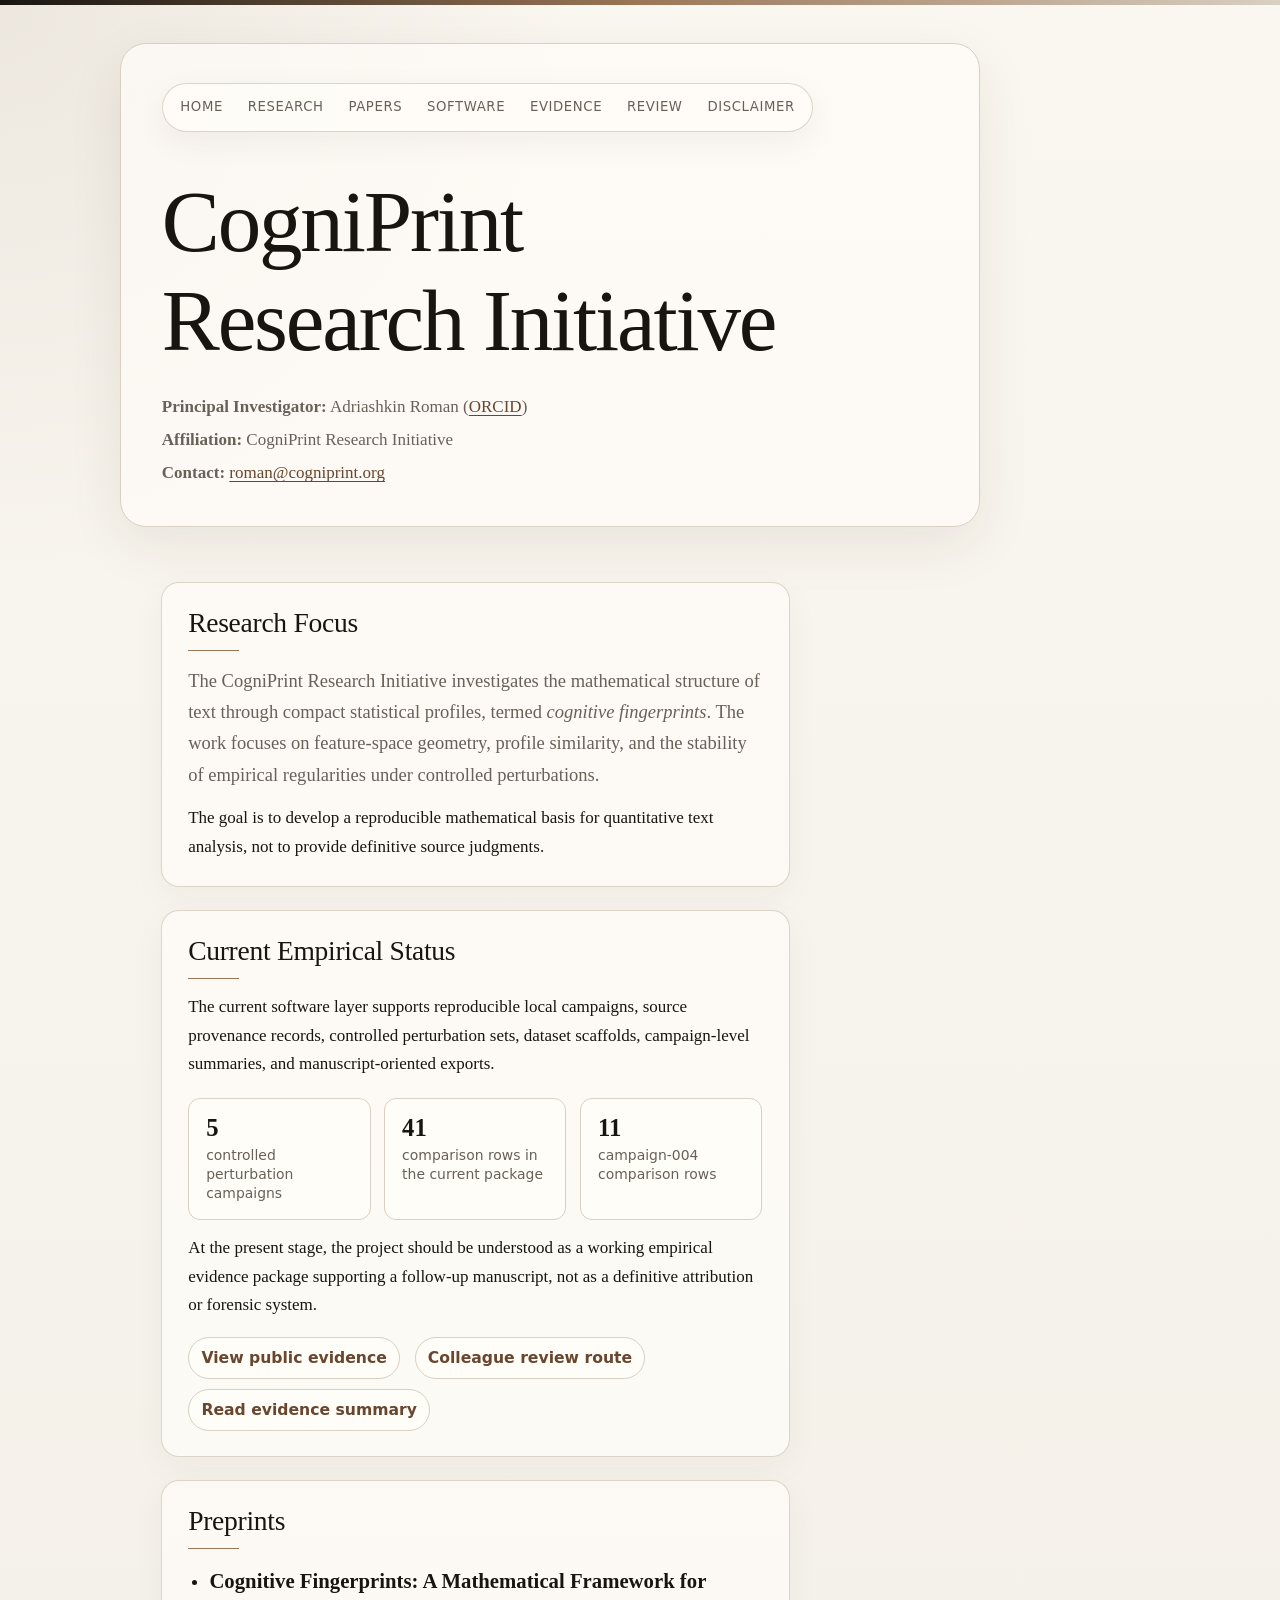
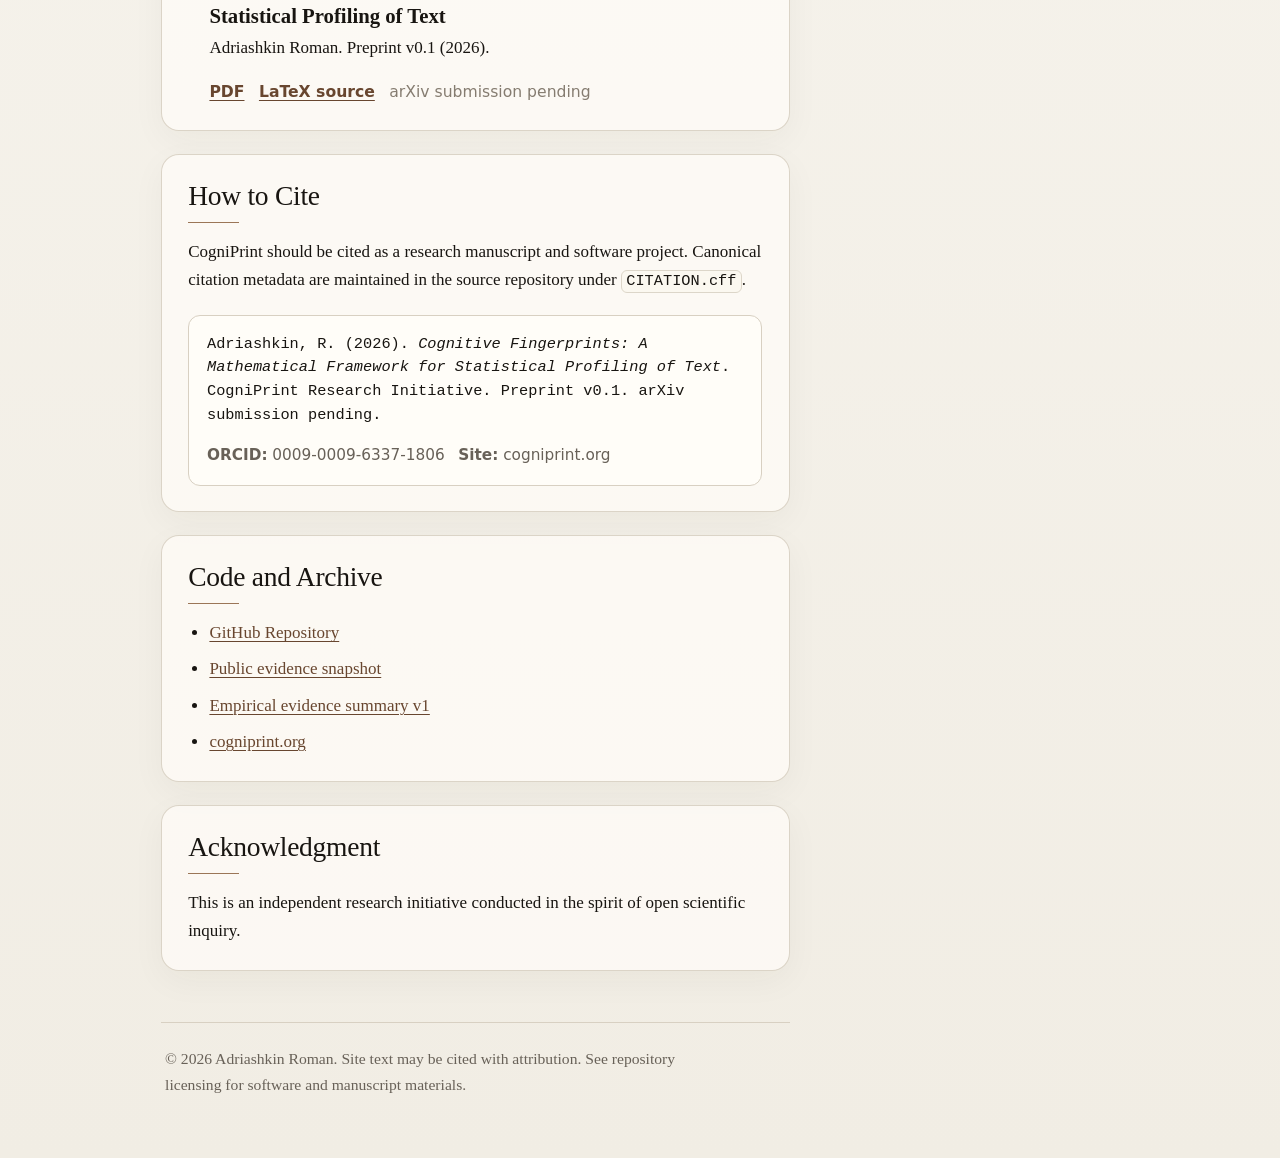
<file: index.html>
<!DOCTYPE html>
<html lang="en">
<head>
  <meta charset="UTF-8">
  <meta name="viewport" content="width=device-width, initial-scale=1.0">
  <title>CogniPrint Research Initiative</title>
  <meta name="description" content="Independent research initiative on cognitive fingerprints, statistical text profiles, feature-space geometry, and reproducible mathematical text analysis.">
  <link rel="canonical" href="https://cogniprint.org/">
  <meta property="og:title" content="CogniPrint Research Initiative">
  <meta property="og:description" content="Independent research initiative on cognitive fingerprints and statistical profiling of text.">
  <meta property="og:type" content="website">
  <meta property="og:url" content="https://cogniprint.org/">
  <link rel="stylesheet" href="/styles.css">
</head>
<body>
  <div class="container">
    <header class="site-header">
      <nav>
        <a href="/">Home</a>
        <a href="/research.html">Research</a>
        <a href="/papers/">Papers</a>
        <a href="/software/">Software</a>
        <a href="/evidence/">Evidence</a>
        <a href="/review/">Review</a>
        <a href="/disclaimer/">Disclaimer</a>
      </nav>
      <h1>CogniPrint Research Initiative</h1>
      <div class="meta">
        <p><strong>Principal Investigator:</strong> Adriashkin Roman (<a href="https://orcid.org/0009-0009-6337-1806">ORCID</a>)</p>
        <p><strong>Affiliation:</strong> CogniPrint Research Initiative</p>
        <p><strong>Contact:</strong> <a href="mailto:roman@cogniprint.org">roman@cogniprint.org</a></p>
      </div>
    </header>

    <main>
      <section>
        <h2>Research Focus</h2>
        <p class="lede">The CogniPrint Research Initiative investigates the mathematical structure of text through compact statistical profiles, termed <em>cognitive fingerprints</em>. The work focuses on feature-space geometry, profile similarity, and the stability of empirical regularities under controlled perturbations.</p>
        <p>The goal is to develop a reproducible mathematical basis for quantitative text analysis, not to provide definitive source judgments.</p>
      </section>

      <section>
        <h2>Current Empirical Status</h2>
        <p>The current software layer supports reproducible local campaigns, source provenance records, controlled perturbation sets, dataset scaffolds, campaign-level summaries, and manuscript-oriented exports.</p>
        <div class="evidence-stats" aria-label="Current empirical evidence package">
          <div class="evidence-stat"><strong>5</strong><span>controlled perturbation campaigns</span></div>
          <div class="evidence-stat"><strong>41</strong><span>comparison rows in the current package</span></div>
          <div class="evidence-stat"><strong>11</strong><span>campaign-004 comparison rows</span></div>
        </div>
        <p>At the present stage, the project should be understood as a working empirical evidence package supporting a follow-up manuscript, not as a definitive attribution or forensic system.</p>
        <div class="review-actions">
          <a href="/evidence/">View public evidence</a>
          <a href="/review/">Colleague review route</a>
          <a href="https://github.com/TakoVHS/CogniPrint/blob/main/docs/empirical-evidence-summary-v1.md">Read evidence summary</a>
        </div>
      </section>

      <section>
        <h2>Preprints</h2>
        <ul>
          <li><strong class="paper-title">Cognitive Fingerprints: A Mathematical Framework for Statistical Profiling of Text</strong><br>
            Adriashkin Roman. Preprint v0.1 (2026).<br>
            <span class="paper-links"><a href="/papers/cogniprint-v0.1.pdf">PDF</a><a href="https://github.com/TakoVHS/CogniPrint/tree/main/paper">LaTeX source</a><span class="status">arXiv submission pending</span></span>
          </li>
        </ul>
      </section>

      <section>
        <h2>How to Cite</h2>
        <p>CogniPrint should be cited as a research manuscript and software project. Canonical citation metadata are maintained in the source repository under <code>CITATION.cff</code>.</p>
        <div class="citation-box">
          <p class="citation-text">Adriashkin, R. (2026). <em>Cognitive Fingerprints: A Mathematical Framework for Statistical Profiling of Text</em>. CogniPrint Research Initiative. Preprint v0.1. arXiv submission pending.</p>
          <div class="inline-meta">
            <span><strong>ORCID:</strong> 0009-0009-6337-1806</span>
            <span><strong>Site:</strong> cogniprint.org</span>
          </div>
        </div>
      </section>

      <section>
        <h2>Code and Archive</h2>
        <ul>
          <li><a href="https://github.com/TakoVHS/CogniPrint">GitHub Repository</a></li>
          <li><a href="https://github.com/TakoVHS/CogniPrint/tree/main/evidence/empirical-v1">Public evidence snapshot</a></li>
          <li><a href="https://github.com/TakoVHS/CogniPrint/blob/main/docs/empirical-evidence-summary-v1.md">Empirical evidence summary v1</a></li>
          <li><a href="https://cogniprint.org">cogniprint.org</a></li>
        </ul>
      </section>

      <section>
        <h2>Acknowledgment</h2>
        <p>This is an independent research initiative conducted in the spirit of open scientific inquiry.</p>
      </section>
    </main>

    <hr>
    <footer>
      <p class="small">© 2026 Adriashkin Roman. Site text may be cited with attribution. See repository licensing for software and manuscript materials.</p>
    </footer>
  </div>
</body>
</html>
</file>
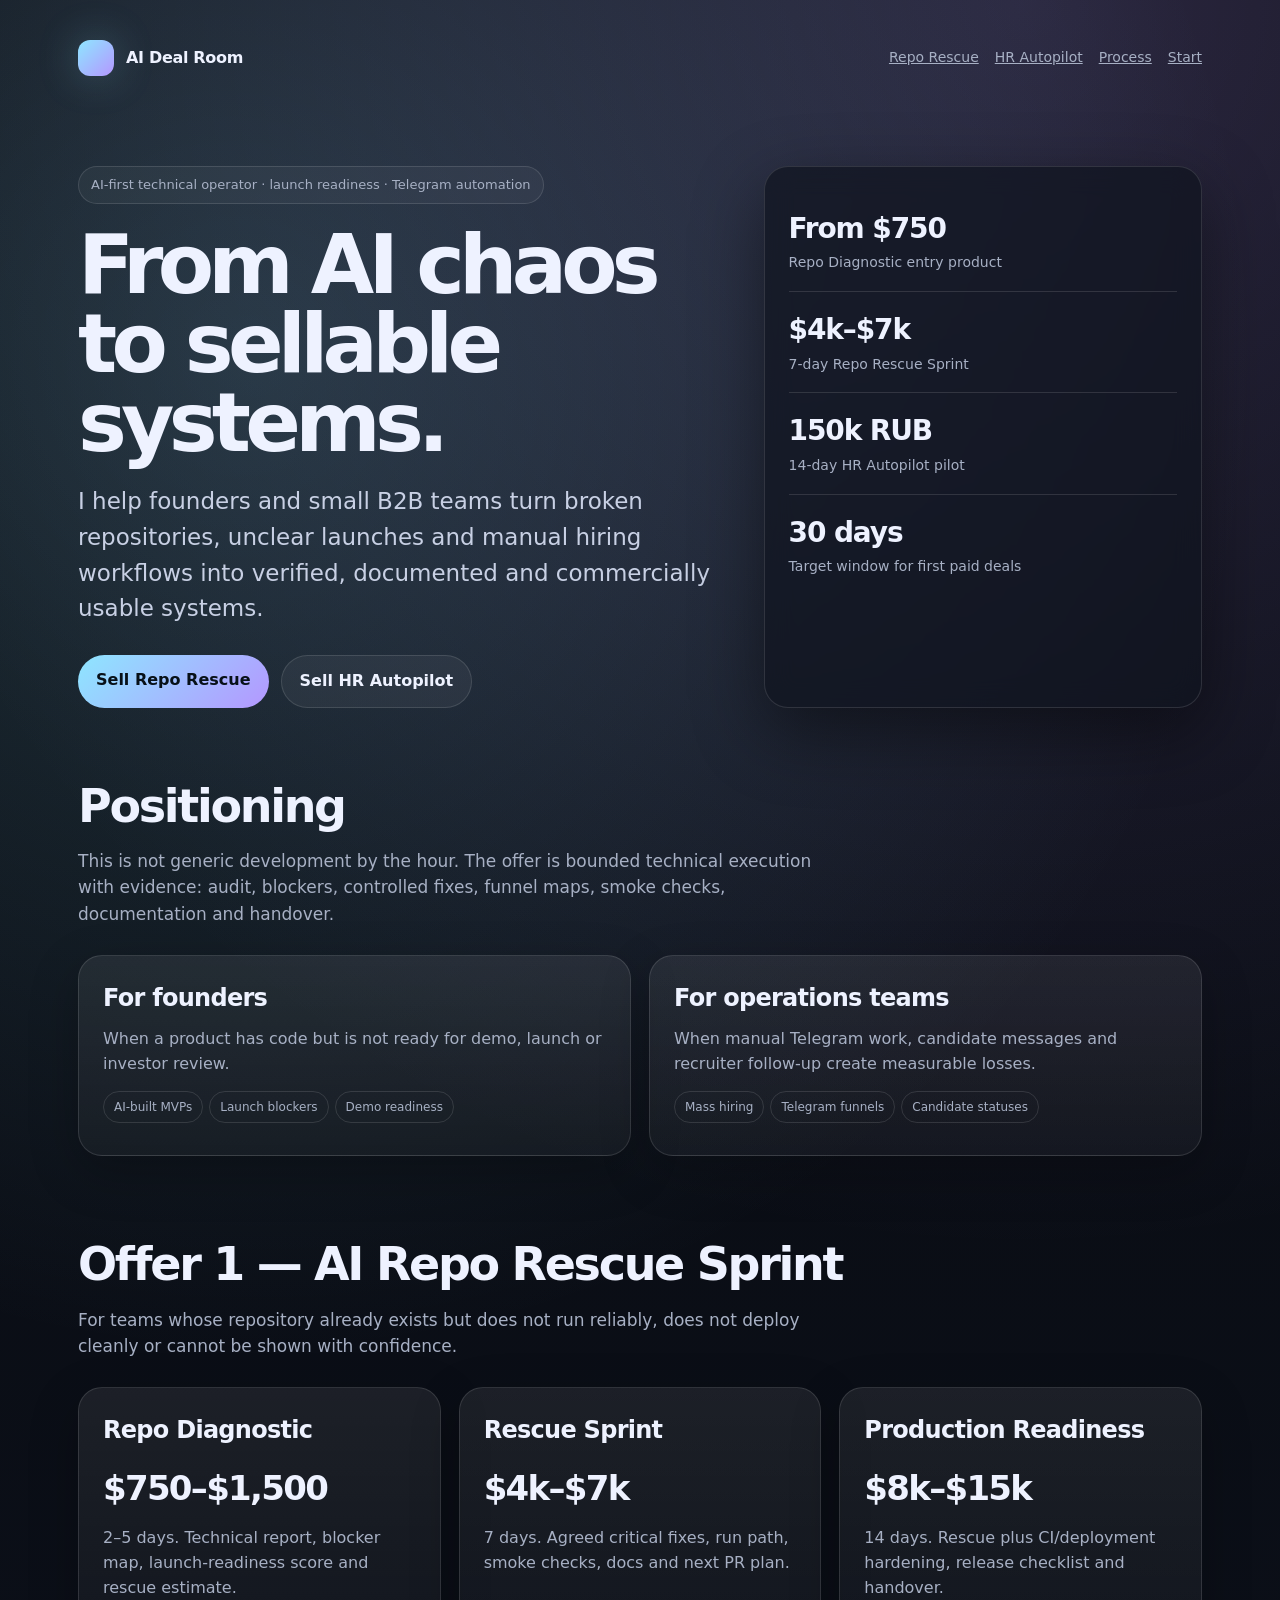
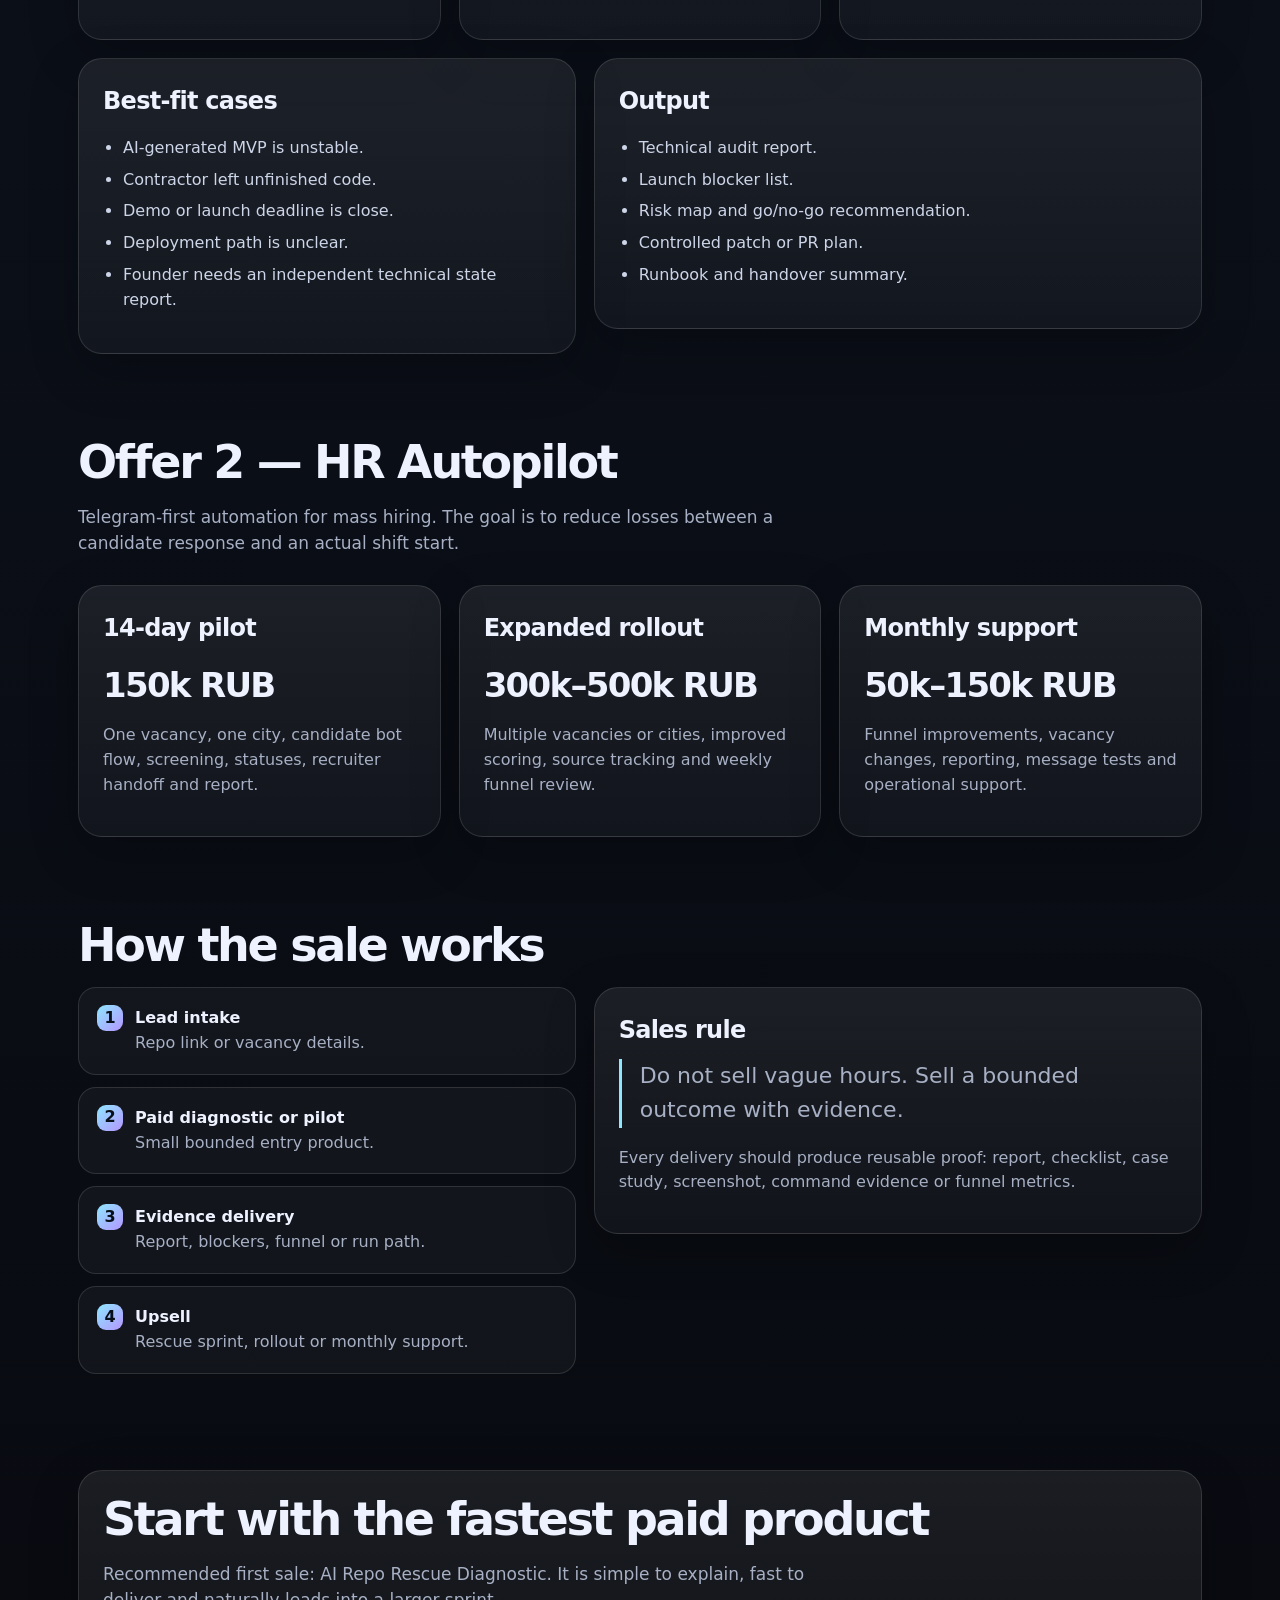
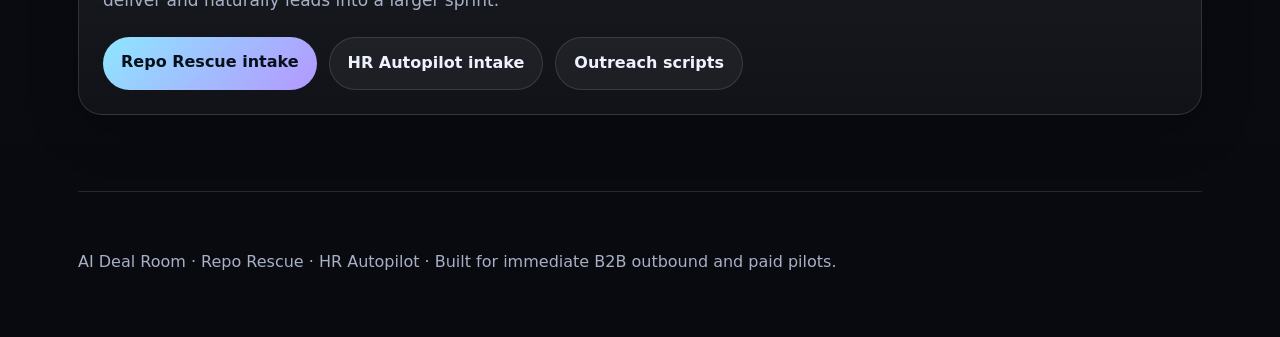
<file: deal-room/index.html>
<!doctype html>
<html lang="ru">
<head>
  <meta charset="utf-8" />
  <meta name="viewport" content="width=device-width, initial-scale=1" />
  <title>AI Deal Room — Repo Rescue & HR Autopilot</title>
  <meta name="description" content="AI-first technical operator: repo rescue, launch readiness, Telegram automation and HR Autopilot pilots." />
  <style>
    :root {
      --bg: #080a0f;
      --panel: #10141f;
      --panel2: #151b2a;
      --text: #eef2ff;
      --muted: #a7b0c4;
      --line: rgba(255,255,255,.12);
      --accent: #8ee6ff;
      --accent2: #b497ff;
      --ok: #69f0ae;
      --warn: #ffd166;
      --shadow: 0 24px 70px rgba(0,0,0,.45);
      --radius: 24px;
    }
    * { box-sizing: border-box; }
    body {
      margin: 0;
      font-family: Inter, ui-sans-serif, system-ui, -apple-system, BlinkMacSystemFont, "Segoe UI", sans-serif;
      color: var(--text);
      background:
        radial-gradient(circle at 20% 10%, rgba(142,230,255,.18), transparent 30%),
        radial-gradient(circle at 80% 0%, rgba(180,151,255,.20), transparent 34%),
        linear-gradient(180deg, #080a0f 0%, #0b0f18 48%, #080a0f 100%);
      line-height: 1.55;
    }
    a { color: inherit; }
    .wrap { max-width: 1180px; margin: 0 auto; padding: 28px; }
    .nav { display: flex; justify-content: space-between; align-items: center; gap: 20px; padding: 12px 0 44px; }
    .brand { display: flex; align-items: center; gap: 12px; font-weight: 750; letter-spacing: -.02em; }
    .mark { width: 36px; height: 36px; border-radius: 12px; background: linear-gradient(135deg, var(--accent), var(--accent2)); box-shadow: 0 0 40px rgba(142,230,255,.25); }
    .navlinks { display: flex; gap: 16px; color: var(--muted); font-size: 14px; }
    .hero { padding: 46px 0 32px; display: grid; grid-template-columns: 1.2fr .8fr; gap: 28px; align-items: stretch; }
    .eyebrow { display: inline-flex; gap: 8px; align-items: center; padding: 8px 12px; border: 1px solid var(--line); border-radius: 999px; color: var(--muted); background: rgba(255,255,255,.04); font-size: 13px; }
    h1 { font-size: clamp(42px, 7vw, 82px); line-height: .96; margin: 22px 0; letter-spacing: -.07em; }
    .lead { font-size: clamp(18px, 2vw, 23px); color: #c8d0e4; max-width: 760px; margin: 0 0 28px; }
    .cta { display: flex; flex-wrap: wrap; gap: 12px; margin-top: 24px; }
    .btn { border: 1px solid var(--line); border-radius: 999px; padding: 13px 18px; text-decoration: none; font-weight: 700; background: rgba(255,255,255,.05); }
    .btn.primary { color: #071018; background: linear-gradient(135deg, var(--accent), var(--accent2)); border: 0; }
    .sidecard { background: rgba(16,20,31,.72); border: 1px solid var(--line); border-radius: var(--radius); padding: 24px; box-shadow: var(--shadow); backdrop-filter: blur(14px); }
    .metric { padding: 16px 0; border-bottom: 1px solid var(--line); }
    .metric:last-child { border-bottom: 0; }
    .metric b { display: block; font-size: 28px; letter-spacing: -.04em; }
    .metric span { color: var(--muted); font-size: 14px; }
    .section { padding: 42px 0; }
    h2 { font-size: clamp(30px, 4vw, 46px); line-height: 1.05; margin: 0 0 18px; letter-spacing: -.05em; }
    .sub { color: var(--muted); max-width: 760px; margin: 0 0 28px; font-size: 17px; }
    .grid { display: grid; grid-template-columns: repeat(2, minmax(0,1fr)); gap: 18px; }
    .cards3 { display: grid; grid-template-columns: repeat(3, minmax(0,1fr)); gap: 18px; }
    .card { background: linear-gradient(180deg, rgba(255,255,255,.075), rgba(255,255,255,.035)); border: 1px solid var(--line); border-radius: var(--radius); padding: 24px; box-shadow: 0 16px 50px rgba(0,0,0,.24); }
    .card h3 { margin: 0 0 10px; font-size: 24px; letter-spacing: -.03em; }
    .card p { margin: 0 0 14px; color: var(--muted); }
    .tag { display: inline-flex; border: 1px solid var(--line); border-radius: 999px; padding: 6px 10px; color: var(--muted); font-size: 12px; margin: 0 6px 8px 0; }
    ul { padding-left: 20px; color: #cdd5e8; }
    li { margin: 7px 0; }
    .price { font-size: 34px; font-weight: 850; letter-spacing: -.05em; margin: 12px 0; }
    .muted { color: var(--muted); }
    .split { display: grid; grid-template-columns: .9fr 1.1fr; gap: 18px; align-items: start; }
    .steps { counter-reset: step; }
    .step { position: relative; padding: 18px 18px 18px 56px; border: 1px solid var(--line); border-radius: 18px; margin-bottom: 12px; background: rgba(255,255,255,.04); }
    .step:before { counter-increment: step; content: counter(step); position: absolute; left: 18px; top: 17px; width: 26px; height: 26px; border-radius: 9px; display: grid; place-items: center; color: #071018; background: linear-gradient(135deg, var(--accent), var(--accent2)); font-weight: 800; }
    .quote { font-size: 22px; color: #dfe6fb; border-left: 3px solid var(--accent); padding-left: 18px; margin: 0; }
    .footer { padding: 42px 0 18px; color: var(--muted); border-top: 1px solid var(--line); margin-top: 34px; }
    @media (max-width: 860px) {
      .hero, .grid, .cards3, .split { grid-template-columns: 1fr; }
      .nav { align-items: flex-start; flex-direction: column; }
      .navlinks { flex-wrap: wrap; }
      .wrap { padding: 20px; }
    }
  </style>
</head>
<body>
  <main class="wrap">
    <nav class="nav">
      <div class="brand"><span class="mark"></span><span>AI Deal Room</span></div>
      <div class="navlinks">
        <a href="#repo">Repo Rescue</a>
        <a href="#hr">HR Autopilot</a>
        <a href="#process">Process</a>
        <a href="#contact">Start</a>
      </div>
    </nav>

    <section class="hero">
      <div>
        <span class="eyebrow">AI-first technical operator · launch readiness · Telegram automation</span>
        <h1>From AI chaos to sellable systems.</h1>
        <p class="lead">I help founders and small B2B teams turn broken repositories, unclear launches and manual hiring workflows into verified, documented and commercially usable systems.</p>
        <div class="cta">
          <a class="btn primary" href="#repo">Sell Repo Rescue</a>
          <a class="btn" href="#hr">Sell HR Autopilot</a>
        </div>
      </div>
      <aside class="sidecard">
        <div class="metric"><b>From $750</b><span>Repo Diagnostic entry product</span></div>
        <div class="metric"><b>$4k–$7k</b><span>7-day Repo Rescue Sprint</span></div>
        <div class="metric"><b>150k RUB</b><span>14-day HR Autopilot pilot</span></div>
        <div class="metric"><b>30 days</b><span>Target window for first paid deals</span></div>
      </aside>
    </section>

    <section class="section">
      <h2>Positioning</h2>
      <p class="sub">This is not generic development by the hour. The offer is bounded technical execution with evidence: audit, blockers, controlled fixes, funnel maps, smoke checks, documentation and handover.</p>
      <div class="grid">
        <div class="card">
          <h3>For founders</h3>
          <p>When a product has code but is not ready for demo, launch or investor review.</p>
          <span class="tag">AI-built MVPs</span><span class="tag">Launch blockers</span><span class="tag">Demo readiness</span>
        </div>
        <div class="card">
          <h3>For operations teams</h3>
          <p>When manual Telegram work, candidate messages and recruiter follow-up create measurable losses.</p>
          <span class="tag">Mass hiring</span><span class="tag">Telegram funnels</span><span class="tag">Candidate statuses</span>
        </div>
      </div>
    </section>

    <section id="repo" class="section">
      <h2>Offer 1 — AI Repo Rescue Sprint</h2>
      <p class="sub">For teams whose repository already exists but does not run reliably, does not deploy cleanly or cannot be shown with confidence.</p>
      <div class="cards3">
        <div class="card">
          <h3>Repo Diagnostic</h3>
          <div class="price">$750–$1,500</div>
          <p>2–5 days. Technical report, blocker map, launch-readiness score and rescue estimate.</p>
        </div>
        <div class="card">
          <h3>Rescue Sprint</h3>
          <div class="price">$4k–$7k</div>
          <p>7 days. Agreed critical fixes, run path, smoke checks, docs and next PR plan.</p>
        </div>
        <div class="card">
          <h3>Production Readiness</h3>
          <div class="price">$8k–$15k</div>
          <p>14 days. Rescue plus CI/deployment hardening, release checklist and handover.</p>
        </div>
      </div>
      <div class="split" style="margin-top:18px;">
        <div class="card">
          <h3>Best-fit cases</h3>
          <ul>
            <li>AI-generated MVP is unstable.</li>
            <li>Contractor left unfinished code.</li>
            <li>Demo or launch deadline is close.</li>
            <li>Deployment path is unclear.</li>
            <li>Founder needs an independent technical state report.</li>
          </ul>
        </div>
        <div class="card">
          <h3>Output</h3>
          <ul>
            <li>Technical audit report.</li>
            <li>Launch blocker list.</li>
            <li>Risk map and go/no-go recommendation.</li>
            <li>Controlled patch or PR plan.</li>
            <li>Runbook and handover summary.</li>
          </ul>
        </div>
      </div>
    </section>

    <section id="hr" class="section">
      <h2>Offer 2 — HR Autopilot</h2>
      <p class="sub">Telegram-first automation for mass hiring. The goal is to reduce losses between a candidate response and an actual shift start.</p>
      <div class="cards3">
        <div class="card">
          <h3>14-day pilot</h3>
          <div class="price">150k RUB</div>
          <p>One vacancy, one city, candidate bot flow, screening, statuses, recruiter handoff and report.</p>
        </div>
        <div class="card">
          <h3>Expanded rollout</h3>
          <div class="price">300k–500k RUB</div>
          <p>Multiple vacancies or cities, improved scoring, source tracking and weekly funnel review.</p>
        </div>
        <div class="card">
          <h3>Monthly support</h3>
          <div class="price">50k–150k RUB</div>
          <p>Funnel improvements, vacancy changes, reporting, message tests and operational support.</p>
        </div>
      </div>
    </section>

    <section id="process" class="section">
      <h2>How the sale works</h2>
      <div class="split">
        <div class="steps">
          <div class="step"><b>Lead intake</b><br><span class="muted">Repo link or vacancy details.</span></div>
          <div class="step"><b>Paid diagnostic or pilot</b><br><span class="muted">Small bounded entry product.</span></div>
          <div class="step"><b>Evidence delivery</b><br><span class="muted">Report, blockers, funnel or run path.</span></div>
          <div class="step"><b>Upsell</b><br><span class="muted">Rescue sprint, rollout or monthly support.</span></div>
        </div>
        <div class="card">
          <h3>Sales rule</h3>
          <p class="quote">Do not sell vague hours. Sell a bounded outcome with evidence.</p>
          <p class="muted" style="margin-top:18px;">Every delivery should produce reusable proof: report, checklist, case study, screenshot, command evidence or funnel metrics.</p>
        </div>
      </div>
    </section>

    <section id="contact" class="section">
      <div class="card">
        <h2>Start with the fastest paid product</h2>
        <p class="sub">Recommended first sale: AI Repo Rescue Diagnostic. It is simple to explain, fast to deliver and naturally leads into a larger sprint.</p>
        <div class="cta">
          <a class="btn primary" href="repo-rescue-intake.md">Repo Rescue intake</a>
          <a class="btn" href="hr-autopilot-intake.md">HR Autopilot intake</a>
          <a class="btn" href="outreach-scripts.md">Outreach scripts</a>
        </div>
      </div>
    </section>

    <footer class="footer">
      <p>AI Deal Room · Repo Rescue · HR Autopilot · Built for immediate B2B outbound and paid pilots.</p>
    </footer>
  </main>
</body>
</html>
</file>
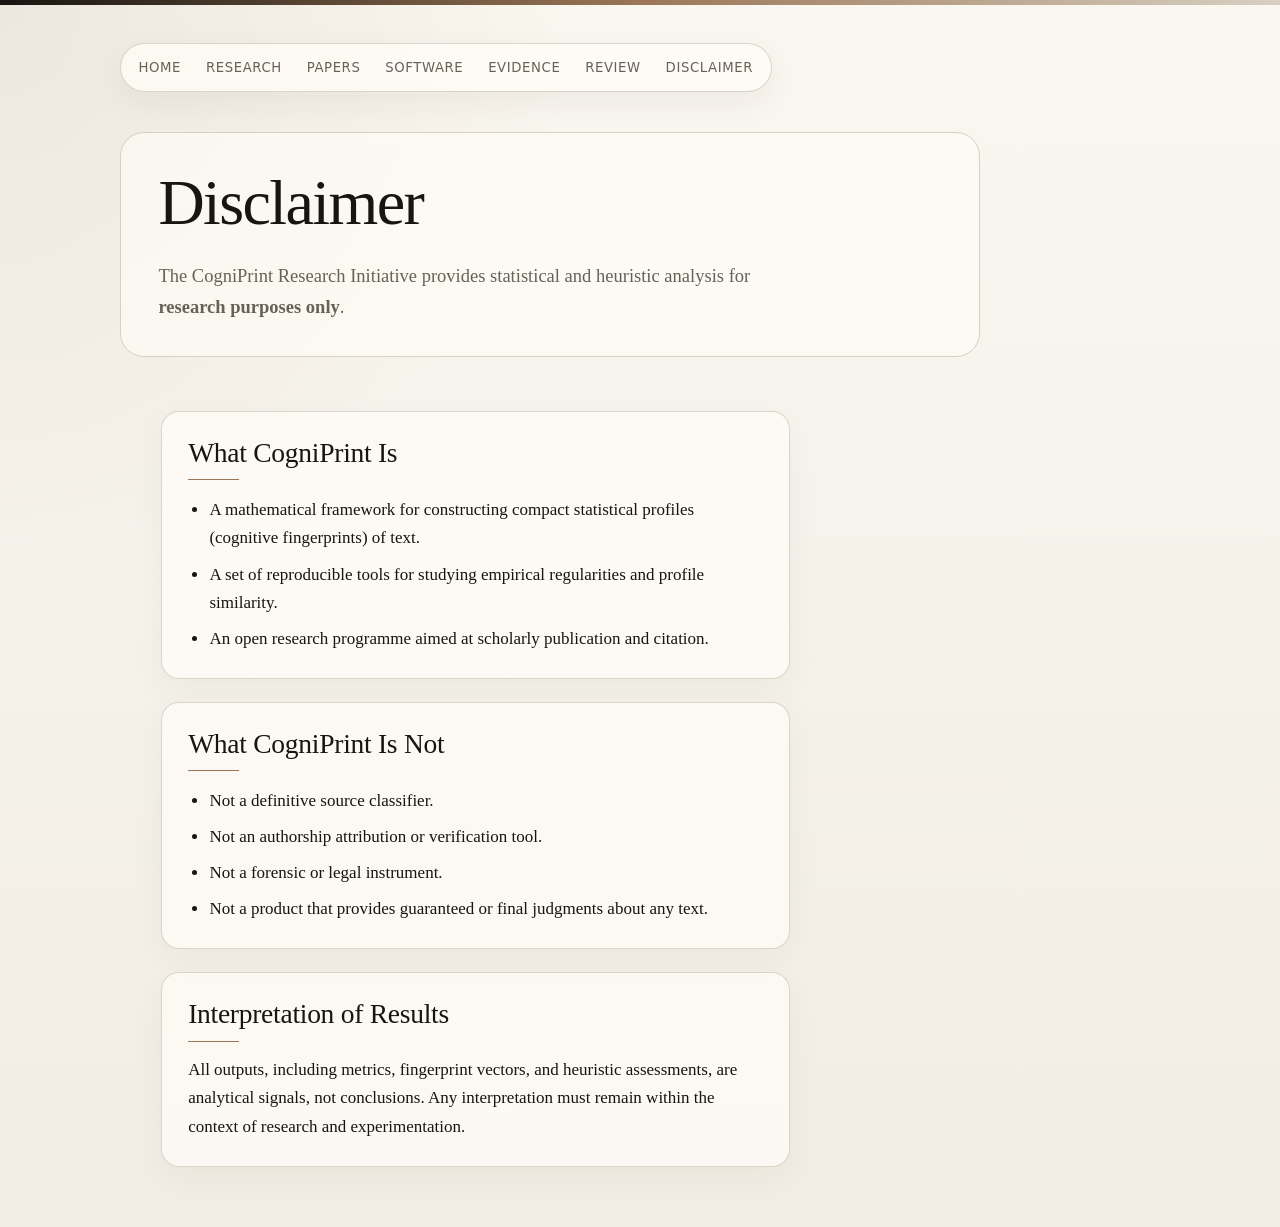
<file: disclaimer/index.html>
<!DOCTYPE html>
<html lang="en">
<head>
  <meta charset="UTF-8">
  <meta name="viewport" content="width=device-width, initial-scale=1.0">
  <title>Disclaimer – CogniPrint</title>
  <link rel="stylesheet" href="/styles.css">
</head>
<body>
  <div class="page">
    <nav>
      <a href="/">Home</a>
      <a href="/research.html">Research</a>
      <a href="/papers/">Papers</a>
      <a href="/software/">Software</a>
      <a href="/evidence/">Evidence</a>
      <a href="/review/">Review</a>
      <a href="/disclaimer/">Disclaimer</a>
    </nav>

    <header class="page-header">
      <h1>Disclaimer</h1>
      <p class="lede">The CogniPrint Research Initiative provides statistical and heuristic analysis for <strong>research purposes only</strong>.</p>
    </header>

    <main>
      <section>
        <h2>What CogniPrint Is</h2>
        <ul>
          <li>A mathematical framework for constructing compact statistical profiles (cognitive fingerprints) of text.</li>
          <li>A set of reproducible tools for studying empirical regularities and profile similarity.</li>
          <li>An open research programme aimed at scholarly publication and citation.</li>
        </ul>
      </section>

      <section>
        <h2>What CogniPrint Is Not</h2>
        <ul>
          <li>Not a definitive source classifier.</li>
          <li>Not an authorship attribution or verification tool.</li>
          <li>Not a forensic or legal instrument.</li>
          <li>Not a product that provides guaranteed or final judgments about any text.</li>
        </ul>
      </section>

      <section>
        <h2>Interpretation of Results</h2>
        <p>All outputs, including metrics, fingerprint vectors, and heuristic assessments, are analytical signals, not conclusions. Any interpretation must remain within the context of research and experimentation.</p>
      </section>
    </main>
  </div>
</body>
</html>
</file>
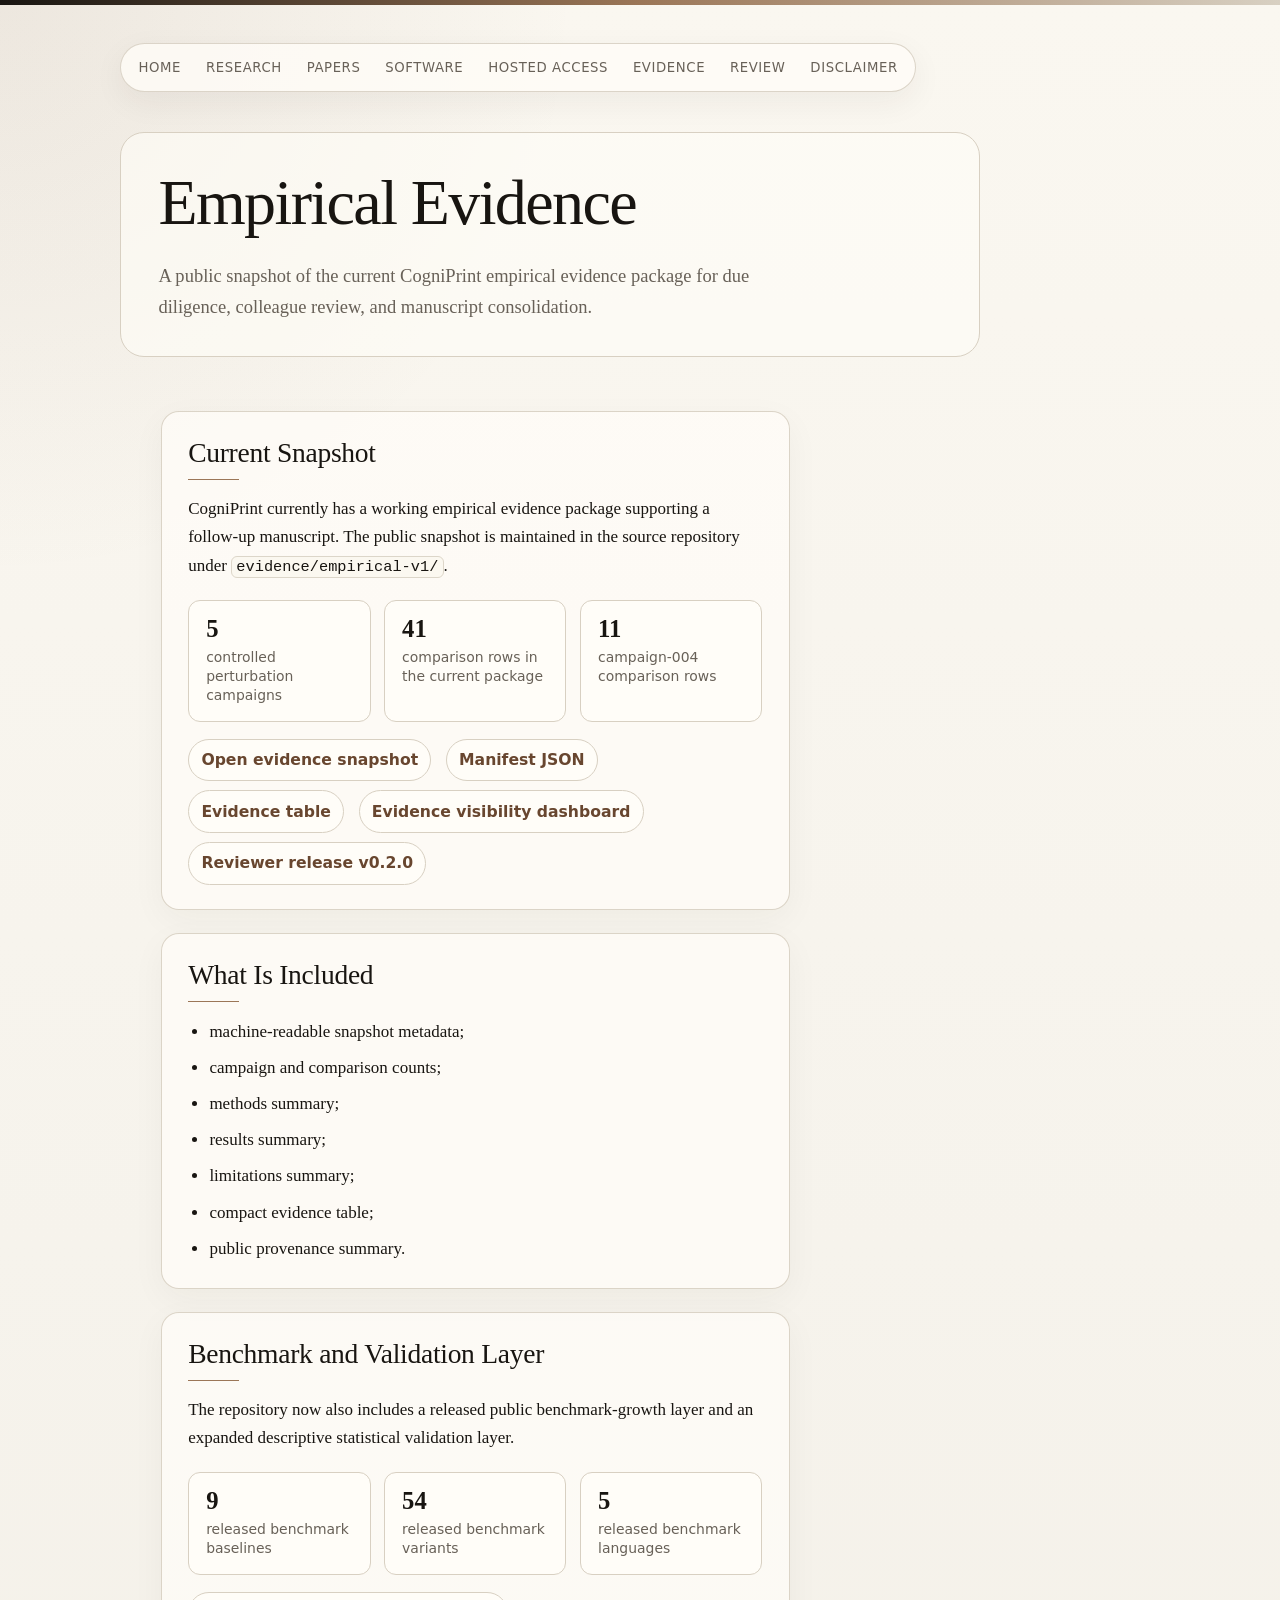
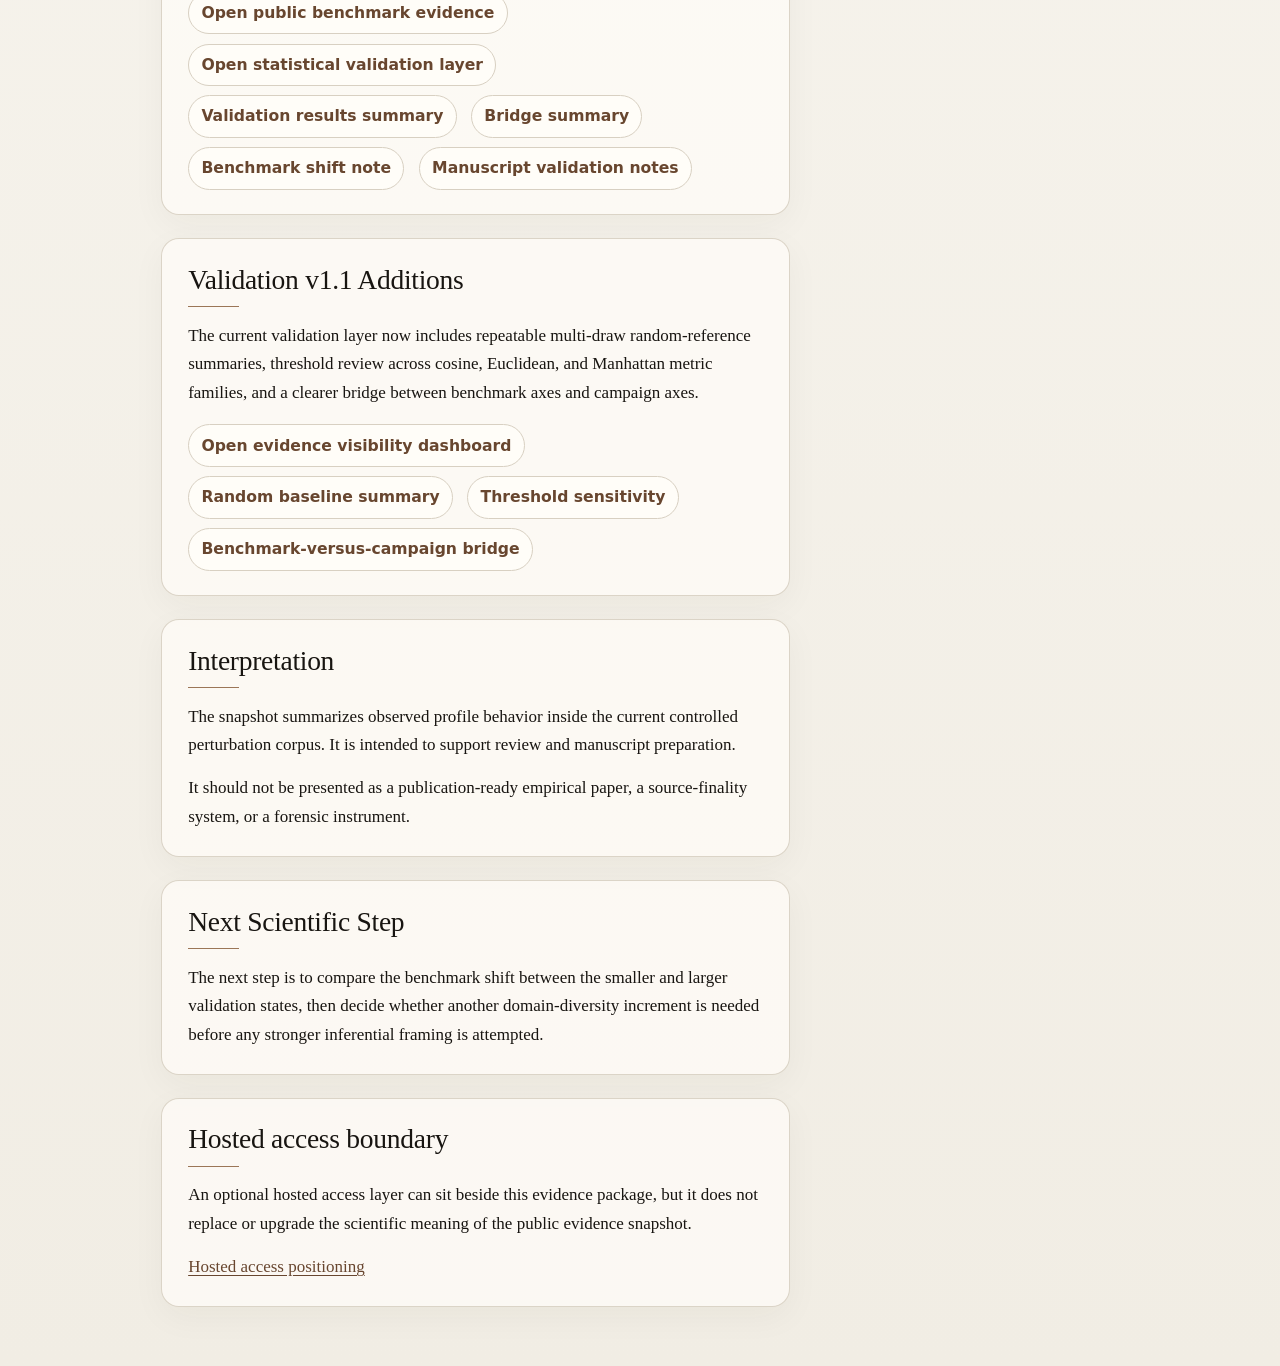
<file: evidence/index.html>
<!DOCTYPE html>
<html lang="en">
<head>
  <meta charset="UTF-8">
  <meta name="viewport" content="width=device-width, initial-scale=1.0">
  <title>Evidence Snapshot – CogniPrint</title>
  <meta name="description" content="Public empirical evidence snapshot for CogniPrint.">
  <link rel="stylesheet" href="/styles.css">
</head>
<body>
  <div class="page">
    <nav>
      <a href="/">Home</a>
      <a href="/research.html">Research</a>
      <a href="/papers/">Papers</a>
      <a href="/software/">Software</a>
      <a href="/pricing/">Hosted Access</a>
      <a href="/evidence/">Evidence</a>
      <a href="/review/">Review</a>
      <a href="/disclaimer/">Disclaimer</a>
    </nav>

    <header class="page-header">
      <h1>Empirical Evidence</h1>
      <p class="lede">A public snapshot of the current CogniPrint empirical evidence package for due diligence, colleague review, and manuscript consolidation.</p>
    </header>

    <main>
      <section>
        <h2>Current Snapshot</h2>
        <p>CogniPrint currently has a working empirical evidence package supporting a follow-up manuscript. The public snapshot is maintained in the source repository under <code>evidence/empirical-v1/</code>.</p>
        <div class="evidence-stats" aria-label="Current empirical evidence package">
          <div class="evidence-stat"><strong>5</strong><span>controlled perturbation campaigns</span></div>
          <div class="evidence-stat"><strong>41</strong><span>comparison rows in the current package</span></div>
          <div class="evidence-stat"><strong>11</strong><span>campaign-004 comparison rows</span></div>
        </div>
        <div class="review-actions">
          <a href="https://github.com/TakoVHS/CogniPrint/tree/main/evidence/empirical-v1">Open evidence snapshot</a>
          <a href="https://github.com/TakoVHS/CogniPrint/blob/main/evidence/empirical-v1/manifest.json">Manifest JSON</a>
          <a href="https://github.com/TakoVHS/CogniPrint/blob/main/evidence/empirical-v1/evidence-table.md">Evidence table</a>
          <a href="/evidence/dashboard.html">Evidence visibility dashboard</a>
          <a href="https://github.com/TakoVHS/CogniPrint/releases/tag/v0.2.0-reviewer-20260430">Reviewer release v0.2.0</a>
        </div>
      </section>

      <section>
        <h2>What Is Included</h2>
        <ul>
          <li>machine-readable snapshot metadata;</li>
          <li>campaign and comparison counts;</li>
          <li>methods summary;</li>
          <li>results summary;</li>
          <li>limitations summary;</li>
          <li>compact evidence table;</li>
          <li>public provenance summary.</li>
        </ul>
      </section>

      <section>
        <h2>Benchmark and Validation Layer</h2>
        <p>The repository now also includes a released public benchmark-growth layer and an expanded descriptive statistical validation layer.</p>
        <div class="evidence-stats" aria-label="Public benchmark and validation coverage">
          <div class="evidence-stat"><strong>9</strong><span>released benchmark baselines</span></div>
          <div class="evidence-stat"><strong>54</strong><span>released benchmark variants</span></div>
          <div class="evidence-stat"><strong>5</strong><span>released benchmark languages</span></div>
        </div>
        <div class="review-actions">
          <a href="https://github.com/TakoVHS/CogniPrint/tree/main/evidence/public-benchmark-v1">Open public benchmark evidence</a>
          <a href="https://github.com/TakoVHS/CogniPrint/tree/main/evidence/statistical-validation-v1">Open statistical validation layer</a>
          <a href="https://github.com/TakoVHS/CogniPrint/blob/main/evidence/statistical-validation-v1/results-summary.md">Validation results summary</a>
          <a href="https://github.com/TakoVHS/CogniPrint/blob/main/evidence/statistical-validation-v1/benchmark-campaign-bridge-summary.md">Bridge summary</a>
          <a href="https://github.com/TakoVHS/CogniPrint/blob/main/docs/benchmark-shift-note-v1.1.md">Benchmark shift note</a>
          <a href="https://github.com/TakoVHS/CogniPrint/blob/main/docs/manuscript-validation-v1.1-notes.md">Manuscript validation notes</a>
        </div>
      </section>

      <section>
        <h2>Validation v1.1 Additions</h2>
        <p>The current validation layer now includes repeatable multi-draw random-reference summaries, threshold review across cosine, Euclidean, and Manhattan metric families, and a clearer bridge between benchmark axes and campaign axes.</p>
        <div class="review-actions">
          <a href="/evidence/dashboard.html">Open evidence visibility dashboard</a>
          <a href="https://github.com/TakoVHS/CogniPrint/blob/main/evidence/statistical-validation-v1/random-baseline-summary.json">Random baseline summary</a>
          <a href="https://github.com/TakoVHS/CogniPrint/blob/main/evidence/statistical-validation-v1/threshold-sensitivity.json">Threshold sensitivity</a>
          <a href="https://github.com/TakoVHS/CogniPrint/blob/main/evidence/statistical-validation-v1/benchmark-campaign-bridge.json">Benchmark-versus-campaign bridge</a>
        </div>
      </section>

      <section>
        <h2>Interpretation</h2>
        <p>The snapshot summarizes observed profile behavior inside the current controlled perturbation corpus. It is intended to support review and manuscript preparation.</p>
        <p>It should not be presented as a publication-ready empirical paper, a source-finality system, or a forensic instrument.</p>
      </section>

      <section>
        <h2>Next Scientific Step</h2>
        <p>The next step is to compare the benchmark shift between the smaller and larger validation states, then decide whether another domain-diversity increment is needed before any stronger inferential framing is attempted.</p>
      </section>

      <section>
        <h2>Hosted access boundary</h2>
        <p>An optional hosted access layer can sit beside this evidence package, but it does not replace or upgrade the scientific meaning of the public evidence snapshot.</p>
        <p><a href="/pricing/">Hosted access positioning</a></p>
      </section>
    </main>
  </div>
</body>
</html>
</file>
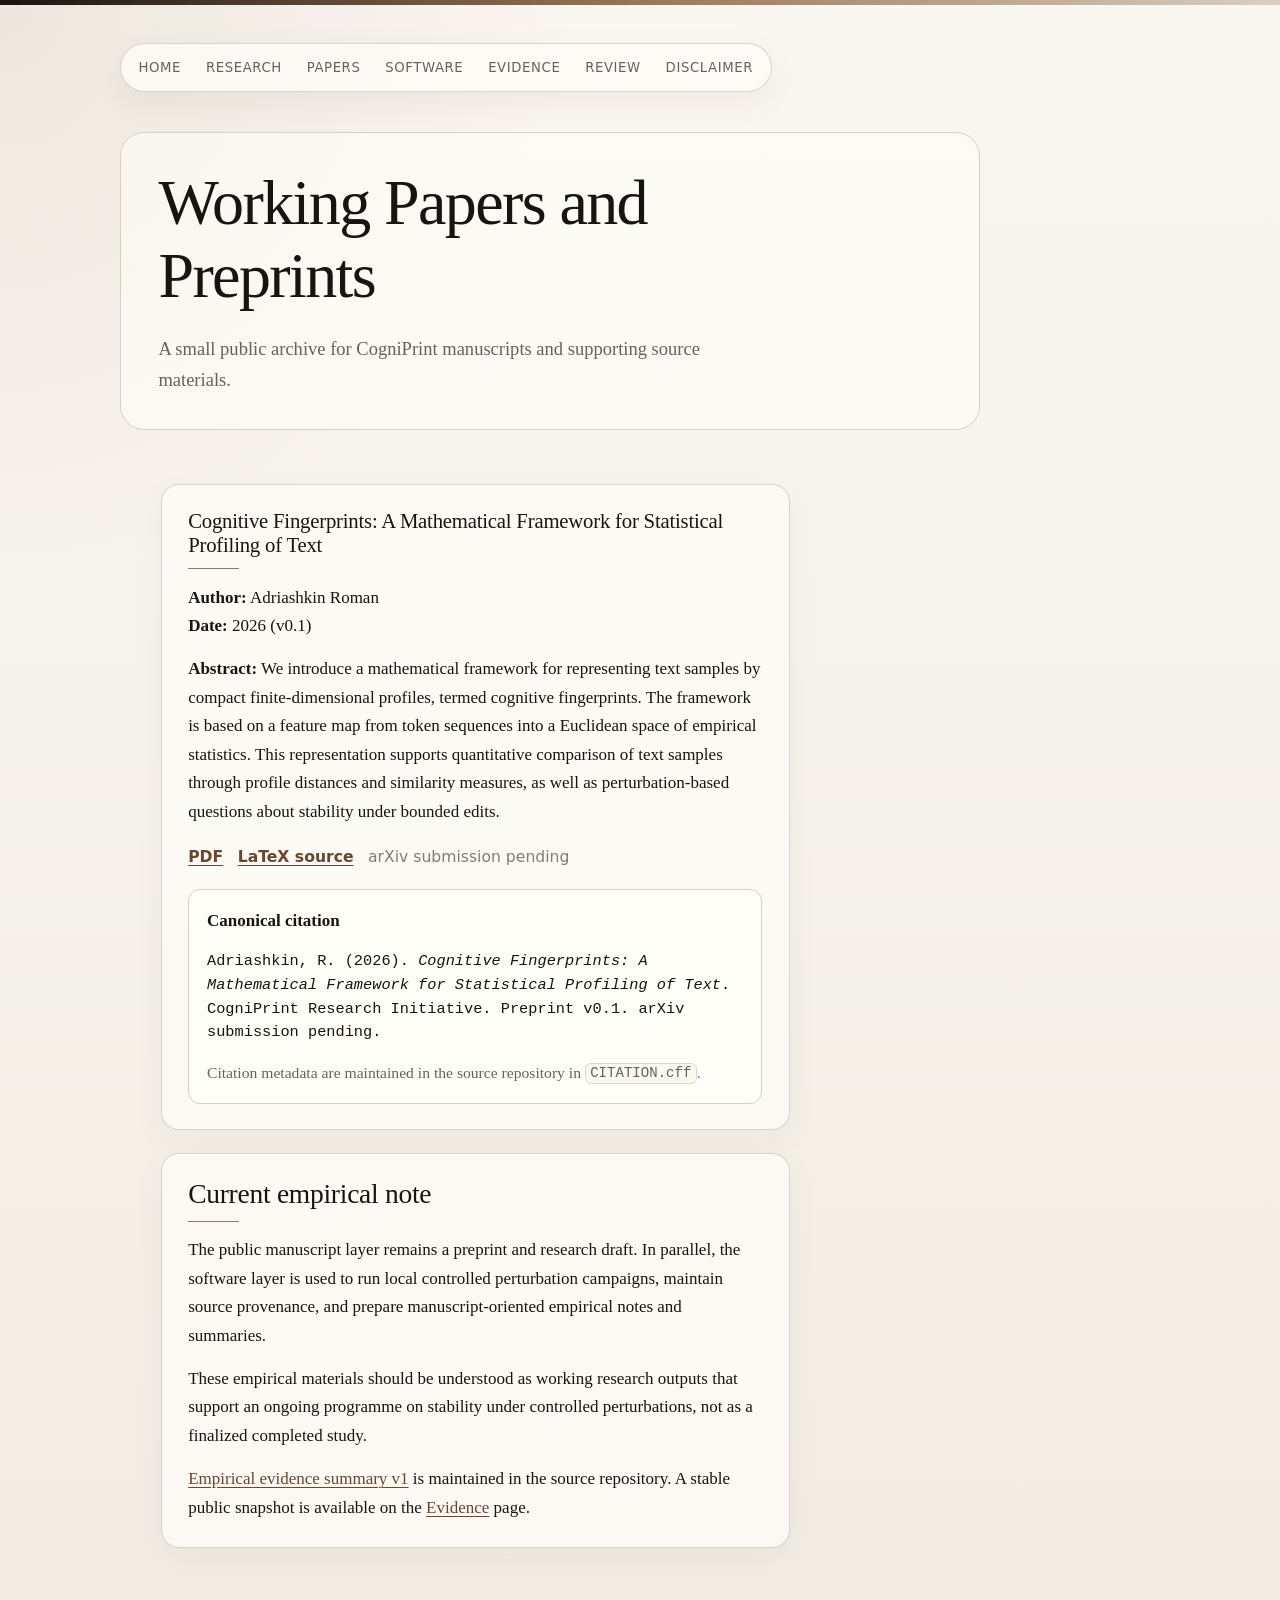
<file: papers/index.html>
<!DOCTYPE html>
<html lang="en">
<head>
  <meta charset="UTF-8">
  <meta name="viewport" content="width=device-width, initial-scale=1.0">
  <title>Papers – CogniPrint</title>
  <link rel="stylesheet" href="/styles.css">
</head>
<body>
  <div class="page">
    <nav>
      <a href="/">Home</a>
      <a href="/research.html">Research</a>
      <a href="/papers/">Papers</a>
      <a href="/software/">Software</a>
      <a href="/evidence/">Evidence</a>
      <a href="/review/">Review</a>
      <a href="/disclaimer/">Disclaimer</a>
    </nav>

    <header class="page-header">
      <h1>Working Papers and Preprints</h1>
      <p class="lede">A small public archive for CogniPrint manuscripts and supporting source materials.</p>
    </header>

    <main>
      <div class="paper">
        <h2 class="paper-title">Cognitive Fingerprints: A Mathematical Framework for Statistical Profiling of Text</h2>
        <p><strong>Author:</strong> Adriashkin Roman<br><strong>Date:</strong> 2026 (v0.1)</p>
        <p><strong>Abstract:</strong> We introduce a mathematical framework for representing text samples by compact finite-dimensional profiles, termed cognitive fingerprints. The framework is based on a feature map from token sequences into a Euclidean space of empirical statistics. This representation supports quantitative comparison of text samples through profile distances and similarity measures, as well as perturbation-based questions about stability under bounded edits.</p>
        <p class="paper-links"><a href="/papers/cogniprint-v0.1.pdf">PDF</a><a href="https://github.com/TakoVHS/CogniPrint/tree/main/paper">LaTeX source</a><span class="status">arXiv submission pending</span></p>
        <div class="citation-box">
          <p><strong>Canonical citation</strong></p>
          <p class="citation-text">Adriashkin, R. (2026). <em>Cognitive Fingerprints: A Mathematical Framework for Statistical Profiling of Text</em>. CogniPrint Research Initiative. Preprint v0.1. arXiv submission pending.</p>
          <p class="small">Citation metadata are maintained in the source repository in <code>CITATION.cff</code>.</p>
        </div>
      </div>

      <section>
        <h2>Current empirical note</h2>
        <p>The public manuscript layer remains a preprint and research draft. In parallel, the software layer is used to run local controlled perturbation campaigns, maintain source provenance, and prepare manuscript-oriented empirical notes and summaries.</p>
        <p>These empirical materials should be understood as working research outputs that support an ongoing programme on stability under controlled perturbations, not as a finalized completed study.</p>
        <p><a href="https://github.com/TakoVHS/CogniPrint/blob/main/docs/empirical-evidence-summary-v1.md">Empirical evidence summary v1</a> is maintained in the source repository. A stable public snapshot is available on the <a href="/evidence/">Evidence</a> page.</p>
      </section>
    </main>
  </div>
</body>
</html>
</file>
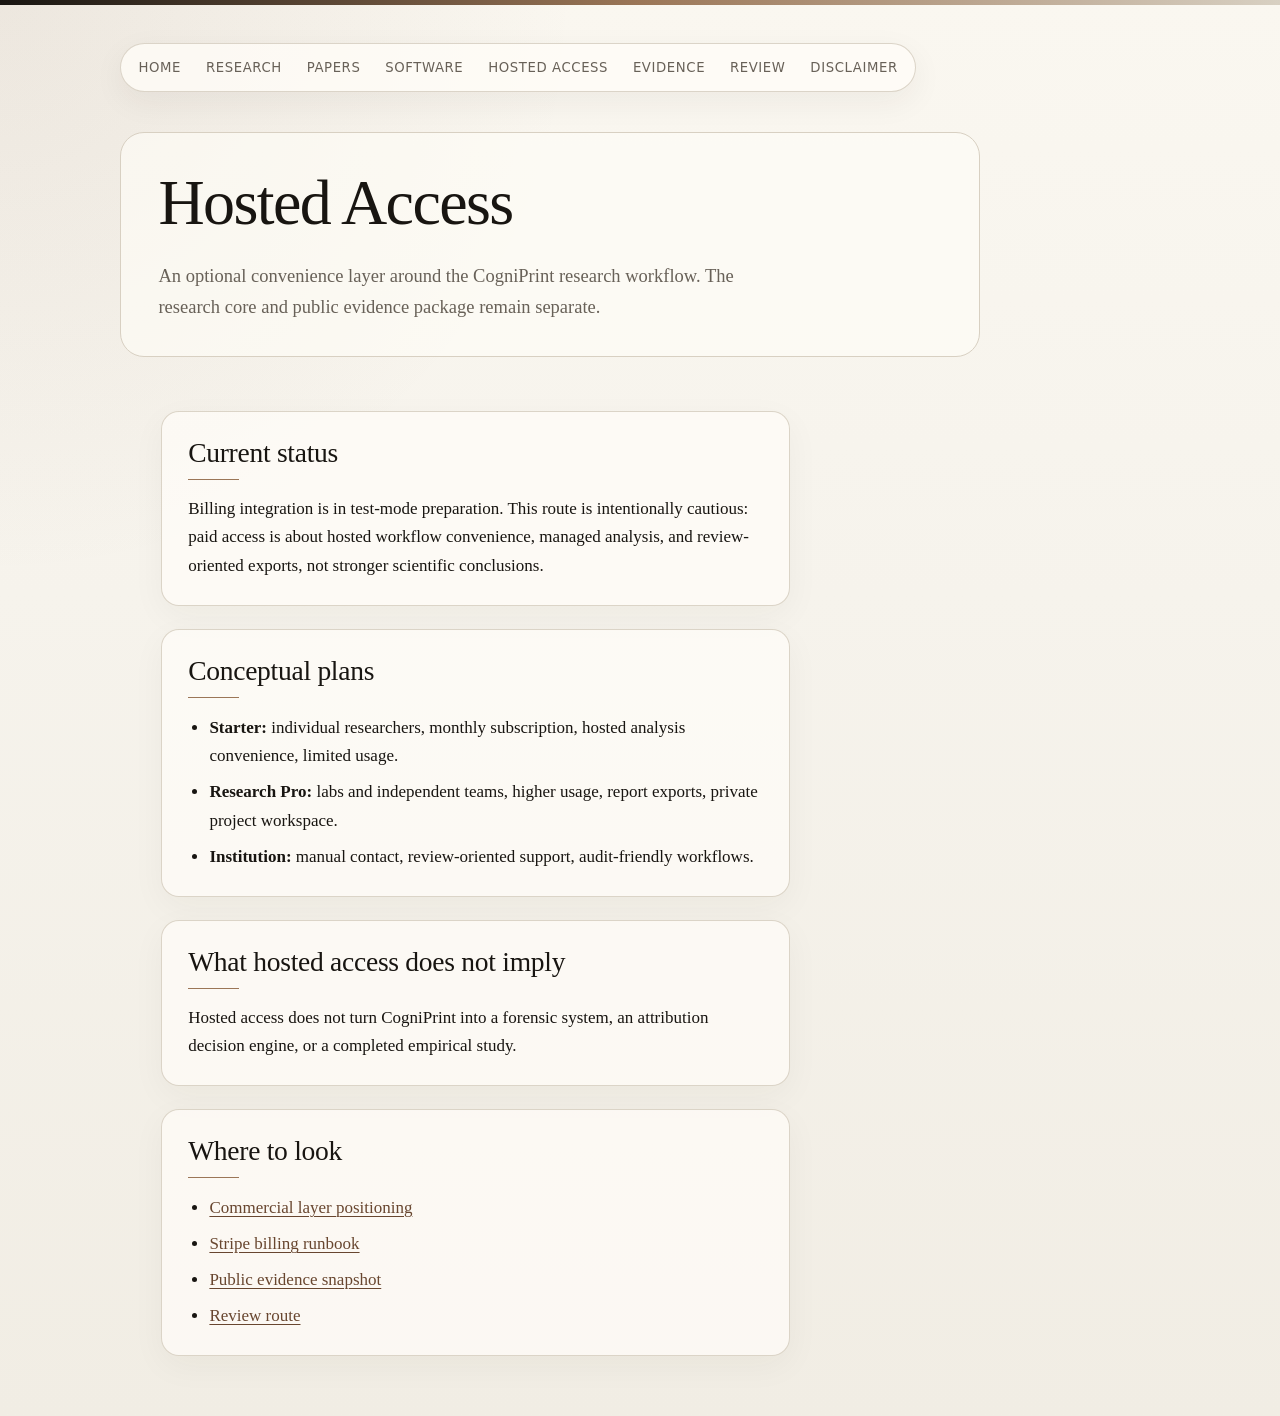
<file: pricing/index.html>
<!DOCTYPE html>
<html lang="en">
<head>
  <meta charset="UTF-8">
  <meta name="viewport" content="width=device-width, initial-scale=1.0">
  <title>Hosted Access – CogniPrint</title>
  <meta name="description" content="Optional hosted access positioning for CogniPrint.">
  <link rel="stylesheet" href="/styles.css">
</head>
<body>
  <div class="page">
    <nav>
      <a href="/">Home</a>
      <a href="/research.html">Research</a>
      <a href="/papers/">Papers</a>
      <a href="/software/">Software</a>
      <a href="/pricing/">Hosted Access</a>
      <a href="/evidence/">Evidence</a>
      <a href="/review/">Review</a>
      <a href="/disclaimer/">Disclaimer</a>
    </nav>

    <header class="page-header">
      <h1>Hosted Access</h1>
      <p class="lede">An optional convenience layer around the CogniPrint research workflow. The research core and public evidence package remain separate.</p>
    </header>

    <main>
      <section>
        <h2>Current status</h2>
        <p>Billing integration is in test-mode preparation. This route is intentionally cautious: paid access is about hosted workflow convenience, managed analysis, and review-oriented exports, not stronger scientific conclusions.</p>
      </section>

      <section>
        <h2>Conceptual plans</h2>
        <ul>
          <li><strong>Starter:</strong> individual researchers, monthly subscription, hosted analysis convenience, limited usage.</li>
          <li><strong>Research Pro:</strong> labs and independent teams, higher usage, report exports, private project workspace.</li>
          <li><strong>Institution:</strong> manual contact, review-oriented support, audit-friendly workflows.</li>
        </ul>
      </section>

      <section>
        <h2>What hosted access does not imply</h2>
        <p>Hosted access does not turn CogniPrint into a forensic system, an attribution decision engine, or a completed empirical study.</p>
      </section>

      <section>
        <h2>Where to look</h2>
        <ul>
          <li><a href="https://github.com/TakoVHS/CogniPrint/blob/main/docs/commercial-layer-positioning.md">Commercial layer positioning</a></li>
          <li><a href="https://github.com/TakoVHS/CogniPrint/blob/main/docs/stripe-billing-runbook.md">Stripe billing runbook</a></li>
          <li><a href="/evidence/">Public evidence snapshot</a></li>
          <li><a href="/review/">Review route</a></li>
        </ul>
      </section>
    </main>
  </div>
</body>
</html>
</file>
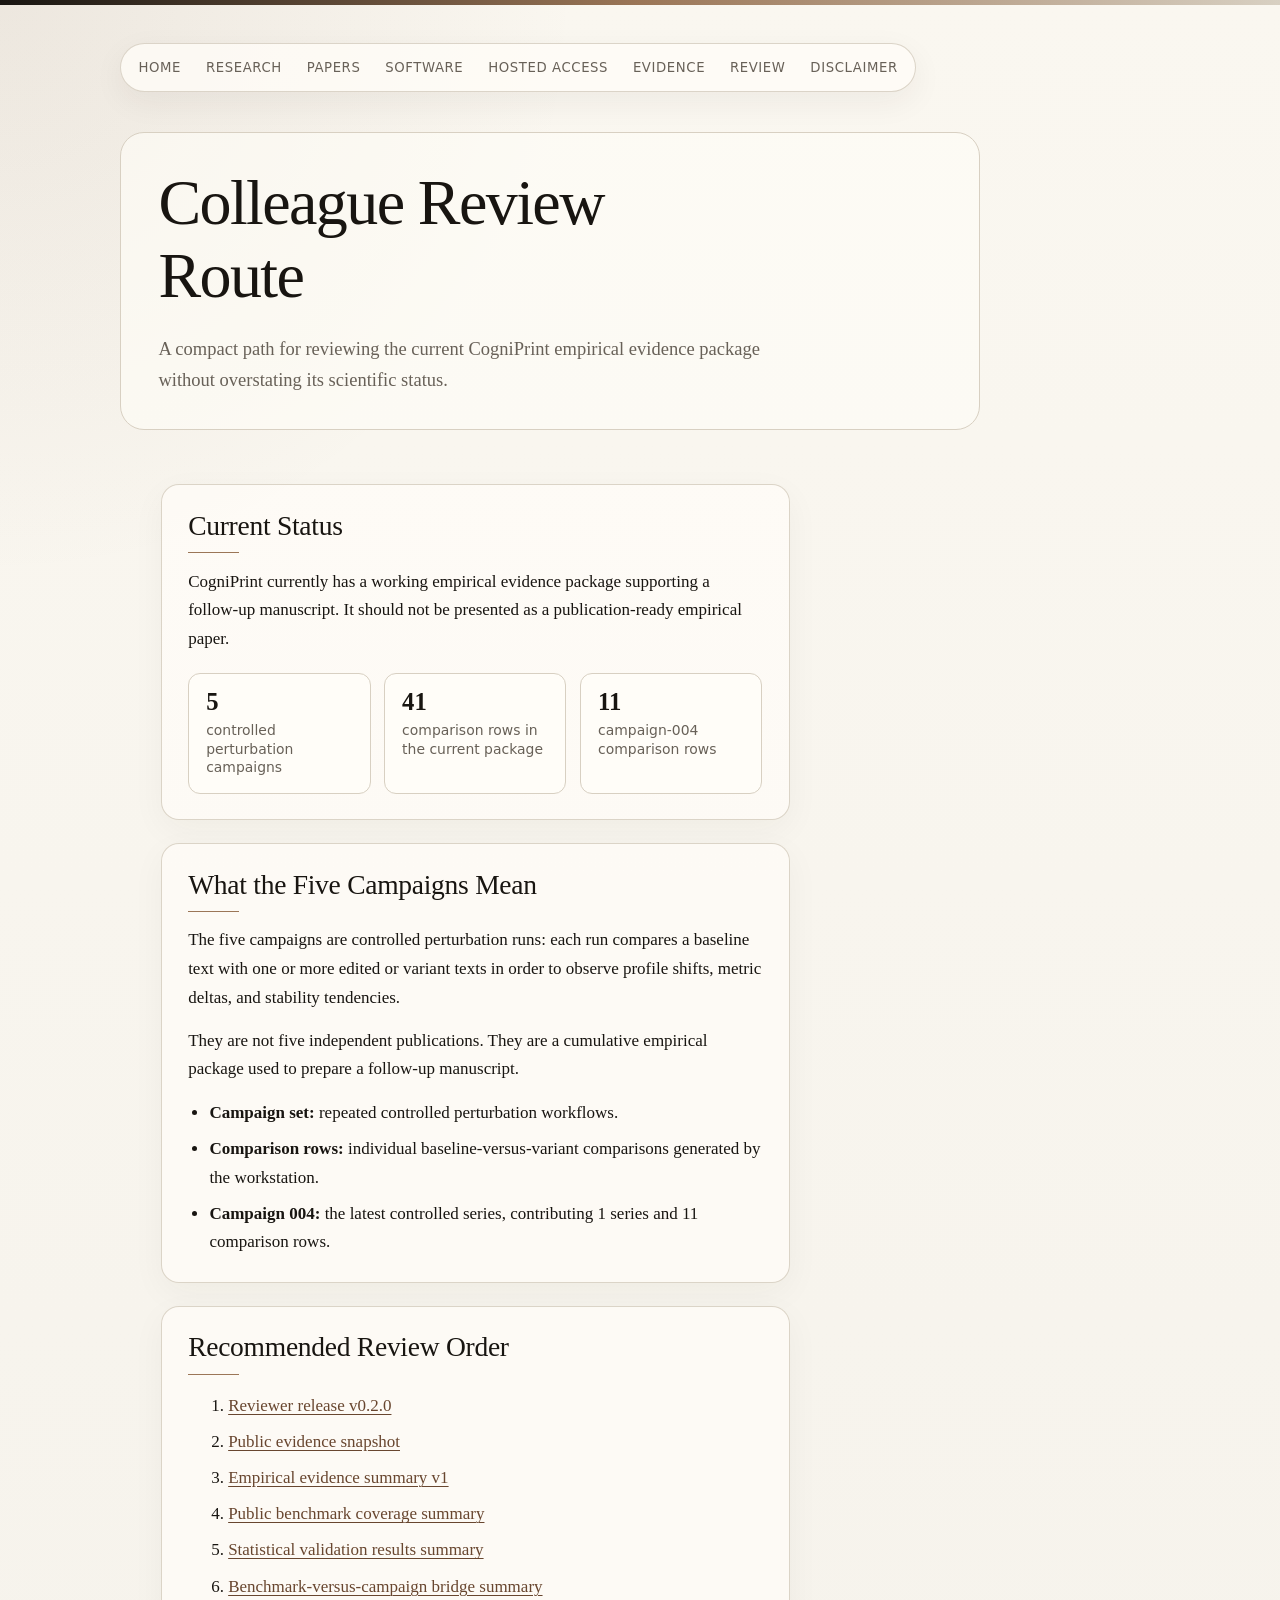
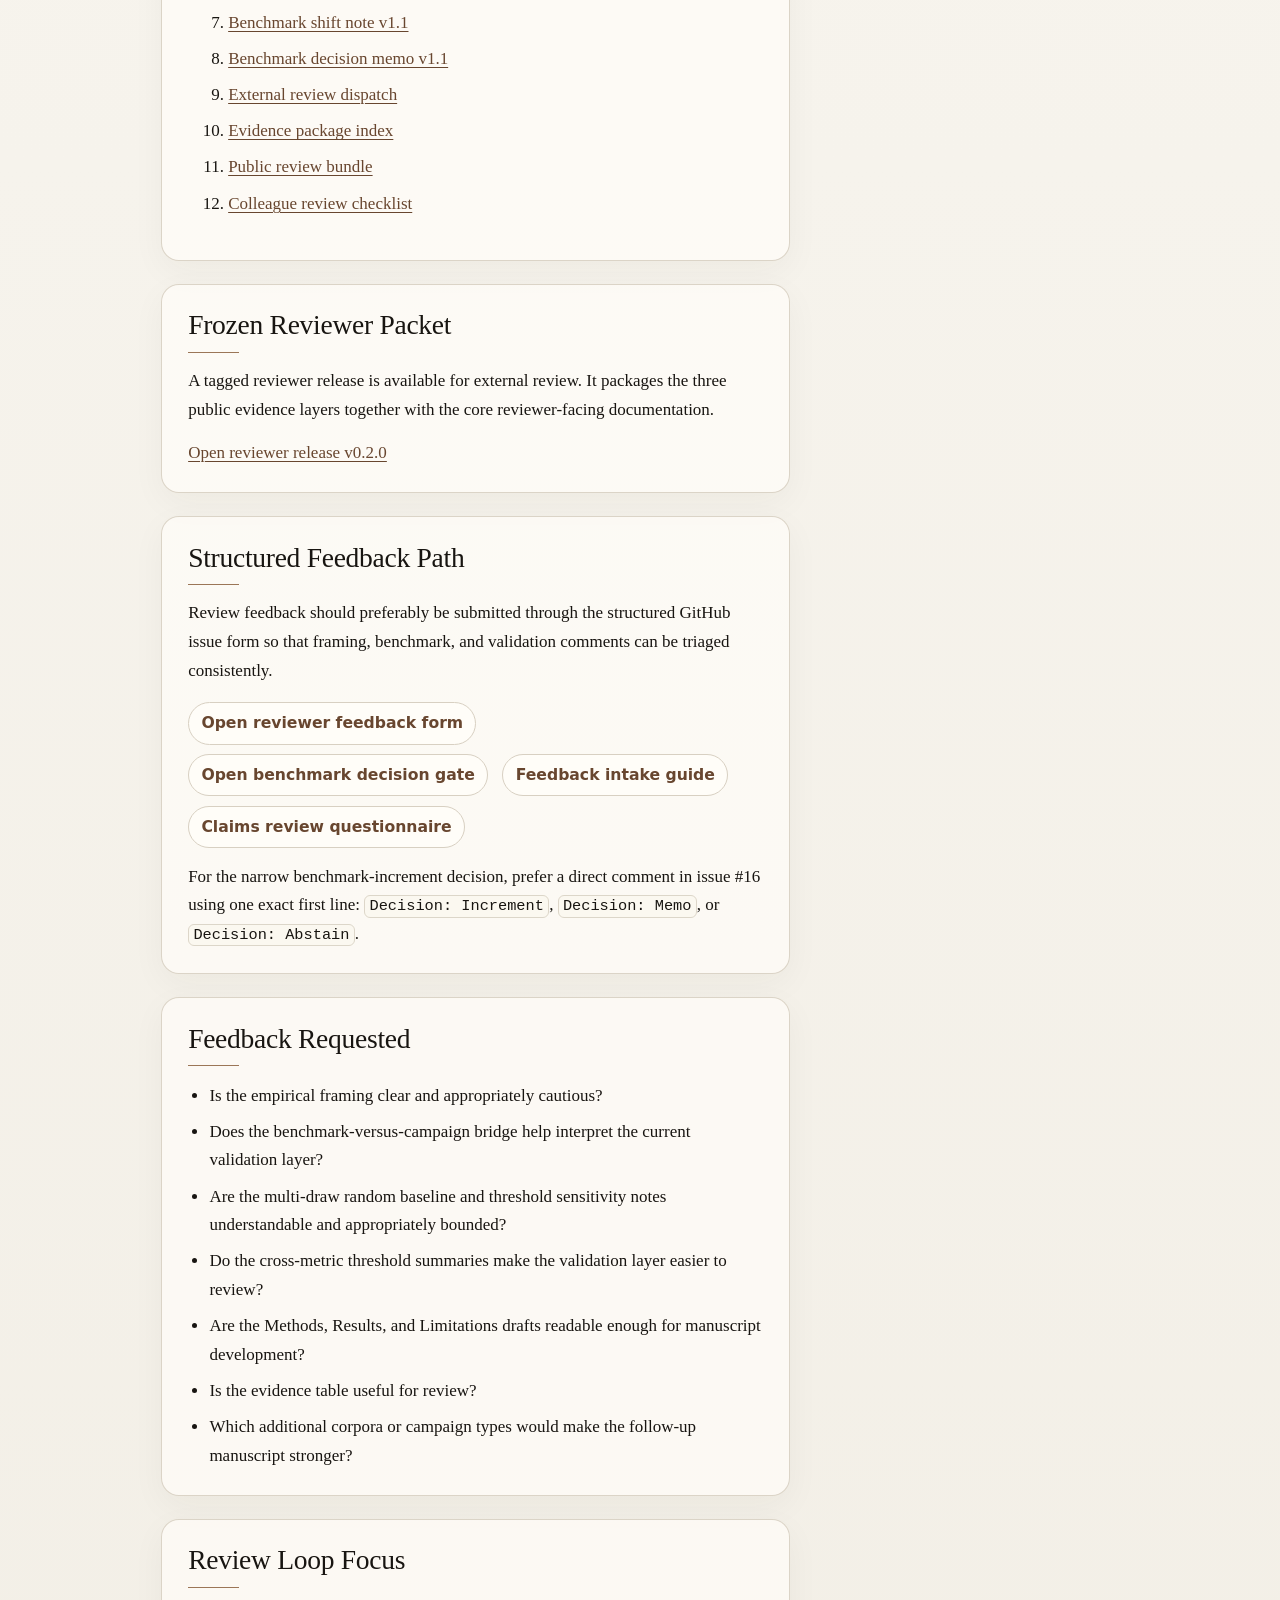
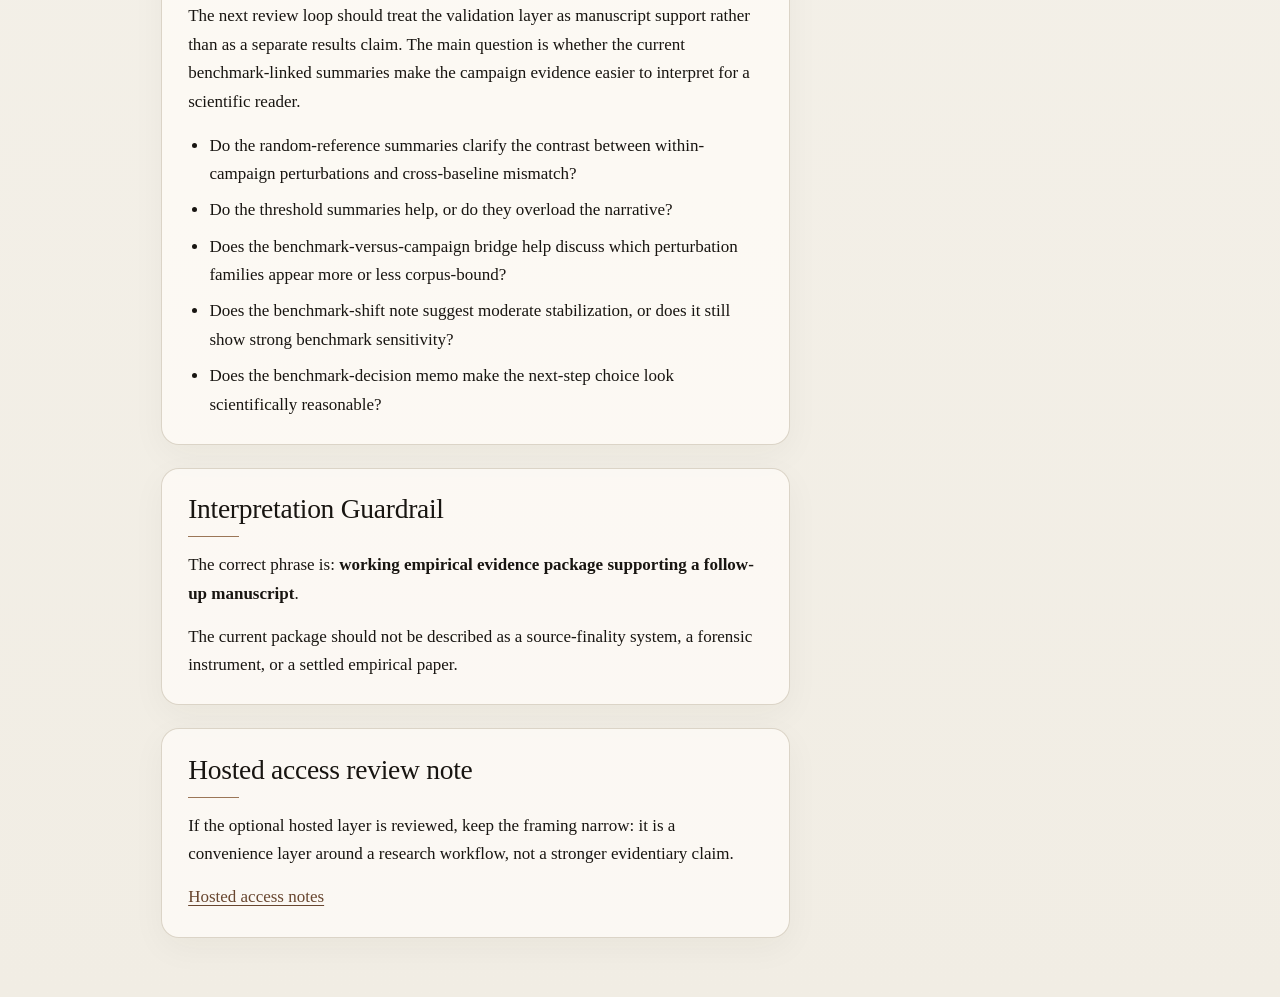
<file: review/index.html>
<!DOCTYPE html>
<html lang="en">
<head>
  <meta charset="UTF-8">
  <meta name="viewport" content="width=device-width, initial-scale=1.0">
  <title>Review Route – CogniPrint</title>
  <meta name="description" content="A concise review route for colleagues evaluating the current CogniPrint empirical evidence package.">
  <link rel="stylesheet" href="/styles.css">
</head>
<body>
  <div class="page">
    <nav>
      <a href="/">Home</a>
      <a href="/research.html">Research</a>
      <a href="/papers/">Papers</a>
      <a href="/software/">Software</a>
      <a href="/pricing/">Hosted Access</a>
      <a href="/evidence/">Evidence</a>
      <a href="/review/">Review</a>
      <a href="/disclaimer/">Disclaimer</a>
    </nav>

    <header class="page-header">
      <h1>Colleague Review Route</h1>
      <p class="lede">A compact path for reviewing the current CogniPrint empirical evidence package without overstating its scientific status.</p>
    </header>

    <main>
      <section>
        <h2>Current Status</h2>
        <p>CogniPrint currently has a working empirical evidence package supporting a follow-up manuscript. It should not be presented as a publication-ready empirical paper.</p>
        <div class="evidence-stats" aria-label="Current empirical evidence package">
          <div class="evidence-stat"><strong>5</strong><span>controlled perturbation campaigns</span></div>
          <div class="evidence-stat"><strong>41</strong><span>comparison rows in the current package</span></div>
          <div class="evidence-stat"><strong>11</strong><span>campaign-004 comparison rows</span></div>
        </div>
      </section>

      <section>
        <h2>What the Five Campaigns Mean</h2>
        <p>The five campaigns are controlled perturbation runs: each run compares a baseline text with one or more edited or variant texts in order to observe profile shifts, metric deltas, and stability tendencies.</p>
        <p>They are not five independent publications. They are a cumulative empirical package used to prepare a follow-up manuscript.</p>
        <ul>
          <li><strong>Campaign set:</strong> repeated controlled perturbation workflows.</li>
          <li><strong>Comparison rows:</strong> individual baseline-versus-variant comparisons generated by the workstation.</li>
          <li><strong>Campaign 004:</strong> the latest controlled series, contributing 1 series and 11 comparison rows.</li>
        </ul>
      </section>

      <section>
        <h2>Recommended Review Order</h2>
        <ol>
          <li><a href="https://github.com/TakoVHS/CogniPrint/releases/tag/v0.2.0-reviewer-20260430">Reviewer release v0.2.0</a></li>
          <li><a href="/evidence/">Public evidence snapshot</a></li>
          <li><a href="https://github.com/TakoVHS/CogniPrint/blob/main/docs/empirical-evidence-summary-v1.md">Empirical evidence summary v1</a></li>
          <li><a href="https://github.com/TakoVHS/CogniPrint/blob/main/evidence/public-benchmark-v1/coverage-summary.md">Public benchmark coverage summary</a></li>
          <li><a href="https://github.com/TakoVHS/CogniPrint/blob/main/evidence/statistical-validation-v1/results-summary.md">Statistical validation results summary</a></li>
          <li><a href="https://github.com/TakoVHS/CogniPrint/blob/main/evidence/statistical-validation-v1/benchmark-campaign-bridge-summary.md">Benchmark-versus-campaign bridge summary</a></li>
          <li><a href="https://github.com/TakoVHS/CogniPrint/blob/main/docs/benchmark-shift-note-v1.1.md">Benchmark shift note v1.1</a></li>
          <li><a href="https://github.com/TakoVHS/CogniPrint/blob/main/docs/benchmark-decision-memo-v1.1.md">Benchmark decision memo v1.1</a></li>
          <li><a href="https://github.com/TakoVHS/CogniPrint/blob/main/docs/external-review-dispatch.md">External review dispatch</a></li>
          <li><a href="https://github.com/TakoVHS/CogniPrint/blob/main/docs/evidence-package-index.md">Evidence package index</a></li>
          <li><a href="https://github.com/TakoVHS/CogniPrint/blob/main/docs/public-review-bundle.md">Public review bundle</a></li>
          <li><a href="https://github.com/TakoVHS/CogniPrint/blob/main/docs/colleague-review-checklist.md">Colleague review checklist</a></li>
        </ol>
      </section>

      <section>
        <h2>Frozen Reviewer Packet</h2>
        <p>A tagged reviewer release is available for external review. It packages the three public evidence layers together with the core reviewer-facing documentation.</p>
        <p><a href="https://github.com/TakoVHS/CogniPrint/releases/tag/v0.2.0-reviewer-20260430">Open reviewer release v0.2.0</a></p>
      </section>

      <section>
        <h2>Structured Feedback Path</h2>
        <p>Review feedback should preferably be submitted through the structured GitHub issue form so that framing, benchmark, and validation comments can be triaged consistently.</p>
        <div class="review-actions">
          <a href="https://github.com/TakoVHS/CogniPrint/issues/new?template=reviewer_feedback.yml">Open reviewer feedback form</a>
          <a href="https://github.com/TakoVHS/CogniPrint/issues/16">Open benchmark decision gate</a>
          <a href="https://github.com/TakoVHS/CogniPrint/blob/main/docs/reviewer-feedback-intake.md">Feedback intake guide</a>
          <a href="https://github.com/TakoVHS/CogniPrint/blob/main/docs/claims-review-questionnaire.md">Claims review questionnaire</a>
        </div>
        <p>For the narrow benchmark-increment decision, prefer a direct comment in issue #16 using one exact first line: <code>Decision: Increment</code>, <code>Decision: Memo</code>, or <code>Decision: Abstain</code>.</p>
      </section>

      <section>
        <h2>Feedback Requested</h2>
        <ul>
          <li>Is the empirical framing clear and appropriately cautious?</li>
          <li>Does the benchmark-versus-campaign bridge help interpret the current validation layer?</li>
          <li>Are the multi-draw random baseline and threshold sensitivity notes understandable and appropriately bounded?</li>
          <li>Do the cross-metric threshold summaries make the validation layer easier to review?</li>
          <li>Are the Methods, Results, and Limitations drafts readable enough for manuscript development?</li>
          <li>Is the evidence table useful for review?</li>
          <li>Which additional corpora or campaign types would make the follow-up manuscript stronger?</li>
        </ul>
      </section>

      <section>
        <h2>Review Loop Focus</h2>
        <p>The next review loop should treat the validation layer as manuscript support rather than as a separate results claim. The main question is whether the current benchmark-linked summaries make the campaign evidence easier to interpret for a scientific reader.</p>
        <ul>
          <li>Do the random-reference summaries clarify the contrast between within-campaign perturbations and cross-baseline mismatch?</li>
          <li>Do the threshold summaries help, or do they overload the narrative?</li>
          <li>Does the benchmark-versus-campaign bridge help discuss which perturbation families appear more or less corpus-bound?</li>
          <li>Does the benchmark-shift note suggest moderate stabilization, or does it still show strong benchmark sensitivity?</li>
          <li>Does the benchmark-decision memo make the next-step choice look scientifically reasonable?</li>
        </ul>
      </section>

      <section>
        <h2>Interpretation Guardrail</h2>
        <p>The correct phrase is: <strong>working empirical evidence package supporting a follow-up manuscript</strong>.</p>
        <p>The current package should not be described as a source-finality system, a forensic instrument, or a settled empirical paper.</p>
      </section>

      <section>
        <h2>Hosted access review note</h2>
        <p>If the optional hosted layer is reviewed, keep the framing narrow: it is a convenience layer around a research workflow, not a stronger evidentiary claim.</p>
        <p><a href="/pricing/">Hosted access notes</a></p>
      </section>
    </main>
  </div>
</body>
</html>
</file>
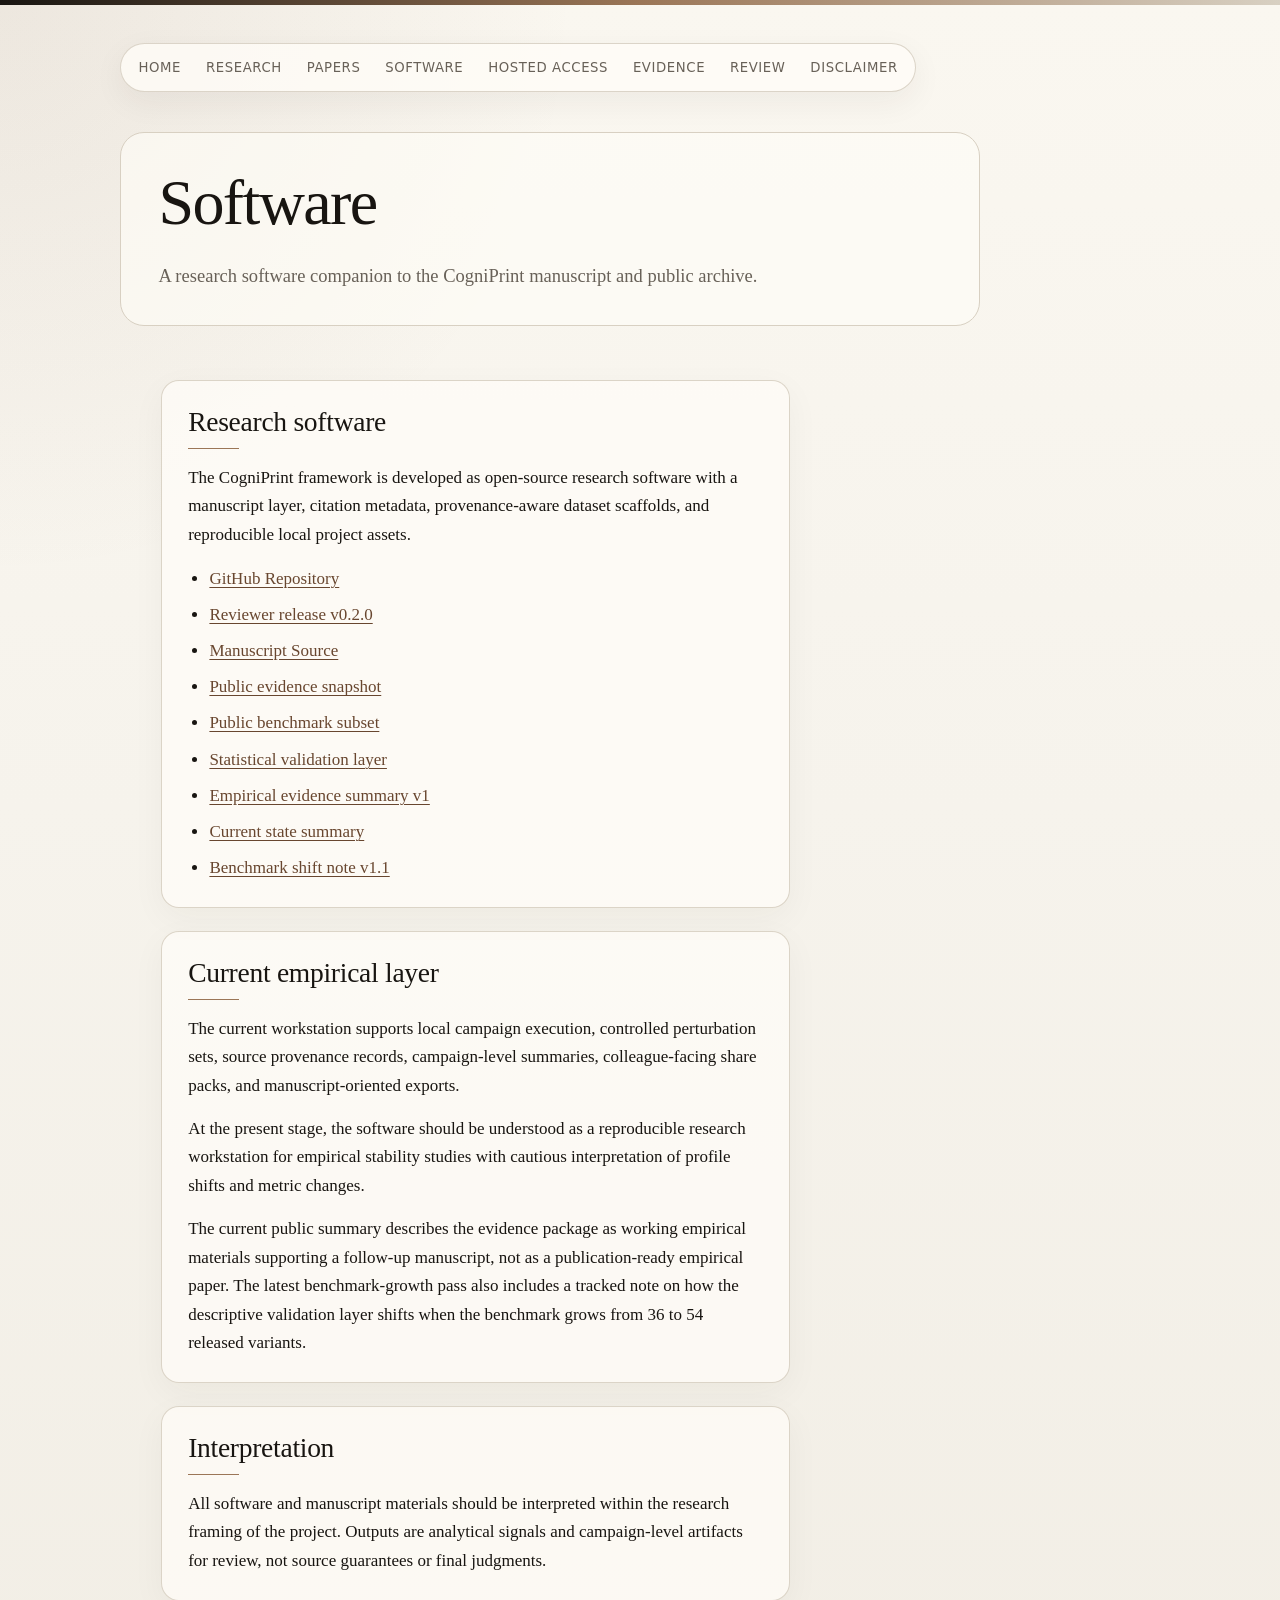
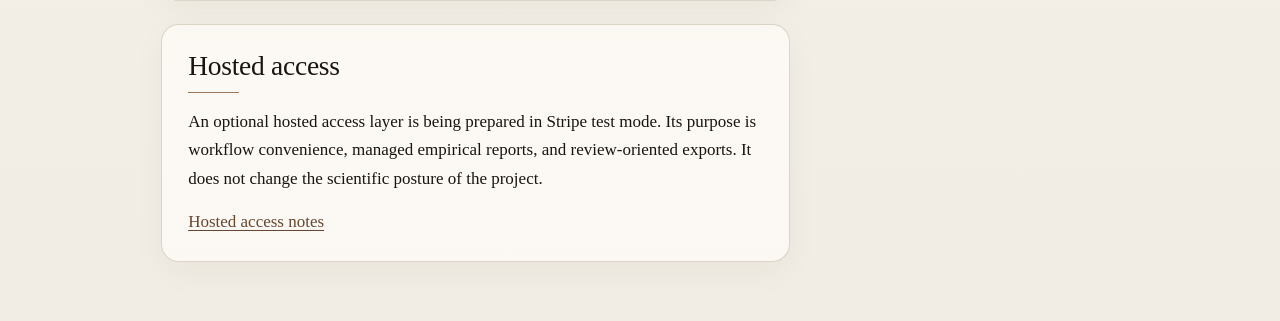
<file: software/index.html>
<!DOCTYPE html>
<html lang="en">
<head>
  <meta charset="UTF-8">
  <meta name="viewport" content="width=device-width, initial-scale=1.0">
  <title>Software – CogniPrint</title>
  <link rel="stylesheet" href="/styles.css">
</head>
<body>
  <div class="page">
    <nav>
      <a href="/">Home</a>
      <a href="/research.html">Research</a>
      <a href="/papers/">Papers</a>
      <a href="/software/">Software</a>
      <a href="/pricing/">Hosted Access</a>
      <a href="/evidence/">Evidence</a>
      <a href="/review/">Review</a>
      <a href="/disclaimer/">Disclaimer</a>
    </nav>

    <header class="page-header">
      <h1>Software</h1>
      <p class="lede">A research software companion to the CogniPrint manuscript and public archive.</p>
    </header>

    <main>
      <section>
        <h2>Research software</h2>
        <p>The CogniPrint framework is developed as open-source research software with a manuscript layer, citation metadata, provenance-aware dataset scaffolds, and reproducible local project assets.</p>
        <ul>
          <li><a href="https://github.com/TakoVHS/CogniPrint">GitHub Repository</a></li>
          <li><a href="https://github.com/TakoVHS/CogniPrint/releases/tag/v0.2.0-reviewer-20260430">Reviewer release v0.2.0</a></li>
          <li><a href="https://github.com/TakoVHS/CogniPrint/tree/main/paper">Manuscript Source</a></li>
          <li><a href="https://github.com/TakoVHS/CogniPrint/tree/main/evidence/empirical-v1">Public evidence snapshot</a></li>
          <li><a href="https://github.com/TakoVHS/CogniPrint/tree/main/evidence/public-benchmark-v1">Public benchmark subset</a></li>
          <li><a href="https://github.com/TakoVHS/CogniPrint/tree/main/evidence/statistical-validation-v1">Statistical validation layer</a></li>
          <li><a href="https://github.com/TakoVHS/CogniPrint/blob/main/docs/empirical-evidence-summary-v1.md">Empirical evidence summary v1</a></li>
          <li><a href="https://github.com/TakoVHS/CogniPrint/blob/main/docs/current-state-summary.md">Current state summary</a></li>
          <li><a href="https://github.com/TakoVHS/CogniPrint/blob/main/docs/benchmark-shift-note-v1.1.md">Benchmark shift note v1.1</a></li>
        </ul>
      </section>

      <section>
        <h2>Current empirical layer</h2>
        <p>The current workstation supports local campaign execution, controlled perturbation sets, source provenance records, campaign-level summaries, colleague-facing share packs, and manuscript-oriented exports.</p>
        <p>At the present stage, the software should be understood as a reproducible research workstation for empirical stability studies with cautious interpretation of profile shifts and metric changes.</p>
        <p>The current public summary describes the evidence package as working empirical materials supporting a follow-up manuscript, not as a publication-ready empirical paper. The latest benchmark-growth pass also includes a tracked note on how the descriptive validation layer shifts when the benchmark grows from 36 to 54 released variants.</p>
      </section>

      <section>
        <h2>Interpretation</h2>
        <p>All software and manuscript materials should be interpreted within the research framing of the project. Outputs are analytical signals and campaign-level artifacts for review, not source guarantees or final judgments.</p>
      </section>

      <section>
        <h2>Hosted access</h2>
        <p>An optional hosted access layer is being prepared in Stripe test mode. Its purpose is workflow convenience, managed empirical reports, and review-oriented exports. It does not change the scientific posture of the project.</p>
        <p><a href="/pricing/">Hosted access notes</a></p>
      </section>
    </main>
  </div>
</body>
</html>
</file>
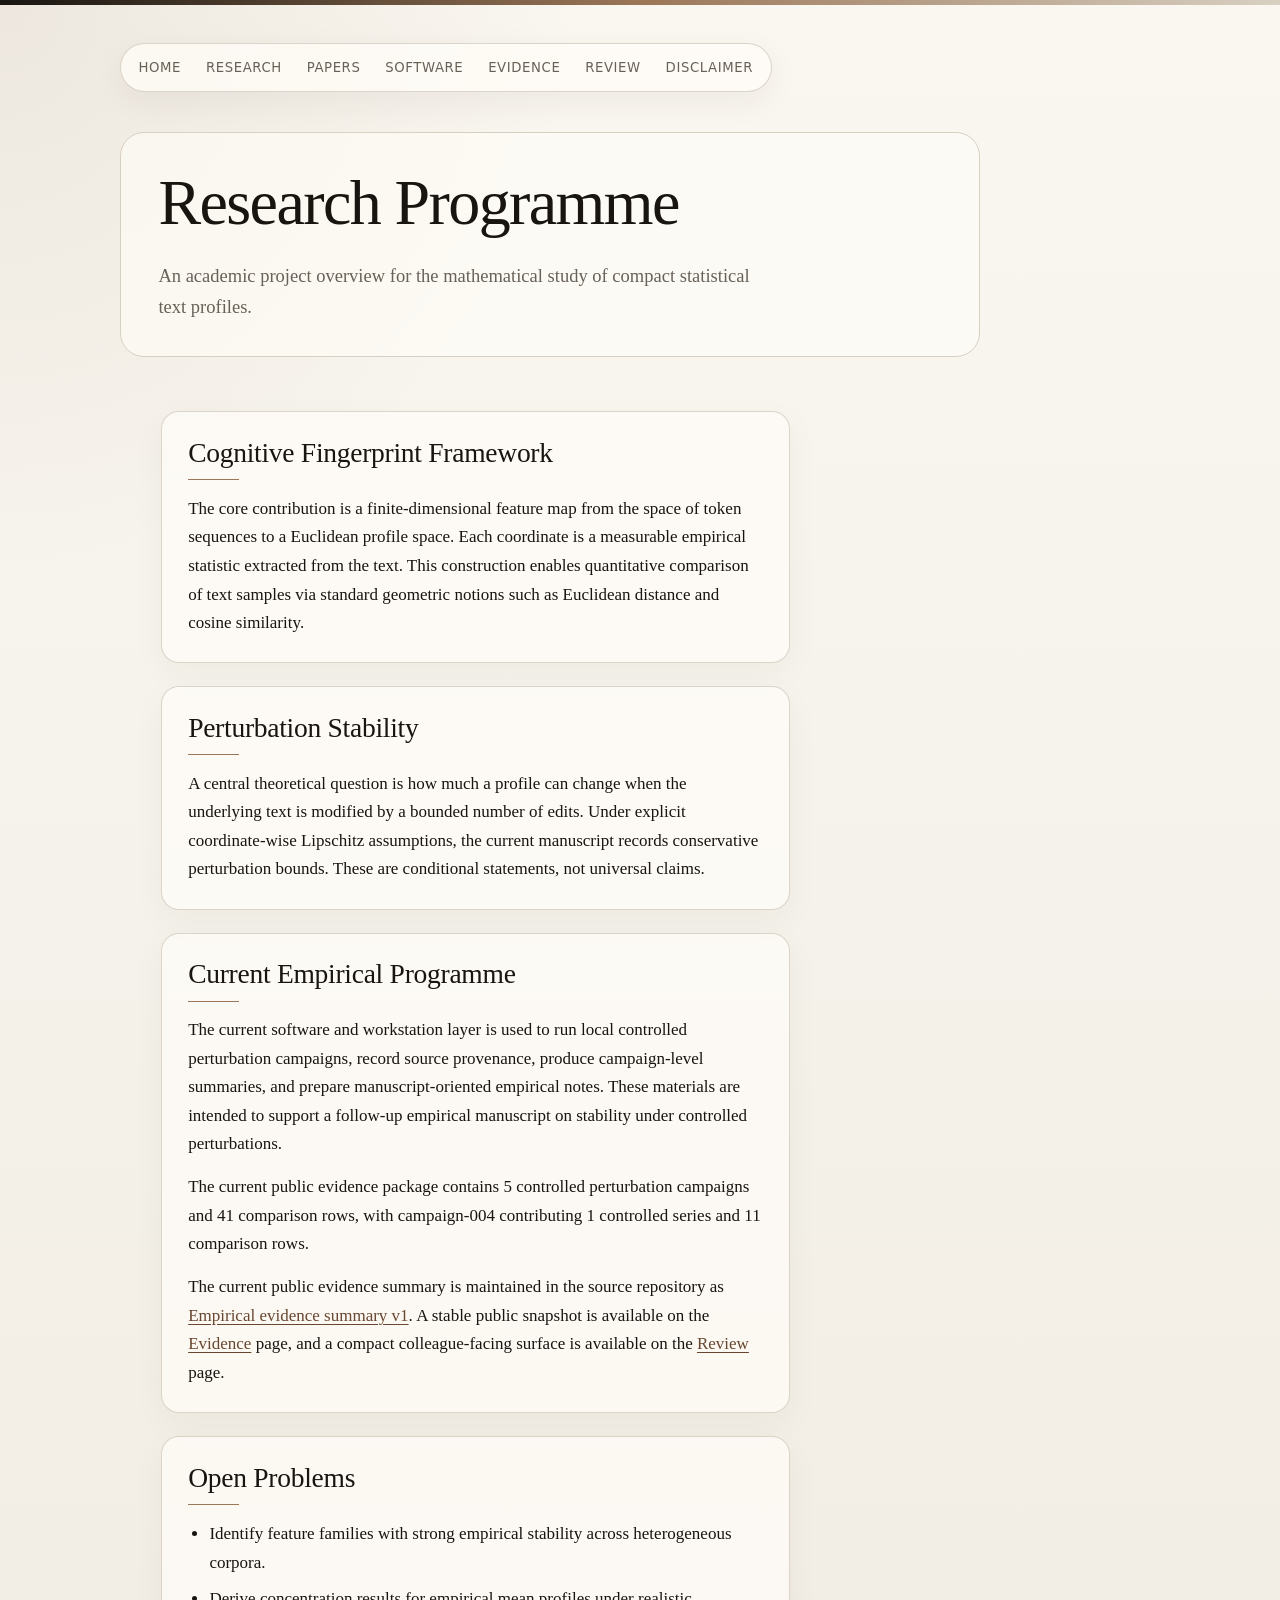
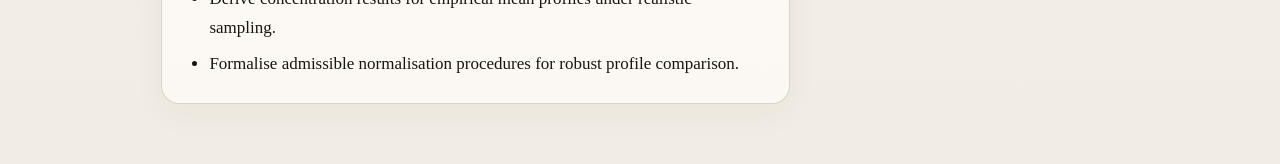
<file: research.html>
<!DOCTYPE html>
<html lang="en">
<head>
  <meta charset="UTF-8">
  <meta name="viewport" content="width=device-width, initial-scale=1.0">
  <title>Research – CogniPrint</title>
  <link rel="stylesheet" href="/styles.css">
</head>
<body>
  <div class="page">
    <nav>
      <a href="/">Home</a>
      <a href="/research.html">Research</a>
      <a href="/papers/">Papers</a>
      <a href="/software/">Software</a>
      <a href="/evidence/">Evidence</a>
      <a href="/review/">Review</a>
      <a href="/disclaimer/">Disclaimer</a>
    </nav>

    <header class="page-header">
      <h1>Research Programme</h1>
      <p class="lede">An academic project overview for the mathematical study of compact statistical text profiles.</p>
    </header>

    <main>
      <section>
        <h2>Cognitive Fingerprint Framework</h2>
        <p>The core contribution is a finite-dimensional feature map from the space of token sequences to a Euclidean profile space. Each coordinate is a measurable empirical statistic extracted from the text. This construction enables quantitative comparison of text samples via standard geometric notions such as Euclidean distance and cosine similarity.</p>
      </section>

      <section>
        <h2>Perturbation Stability</h2>
        <p>A central theoretical question is how much a profile can change when the underlying text is modified by a bounded number of edits. Under explicit coordinate-wise Lipschitz assumptions, the current manuscript records conservative perturbation bounds. These are conditional statements, not universal claims.</p>
      </section>

      <section>
        <h2>Current Empirical Programme</h2>
        <p>The current software and workstation layer is used to run local controlled perturbation campaigns, record source provenance, produce campaign-level summaries, and prepare manuscript-oriented empirical notes. These materials are intended to support a follow-up empirical manuscript on stability under controlled perturbations.</p>
        <p>The current public evidence package contains 5 controlled perturbation campaigns and 41 comparison rows, with campaign-004 contributing 1 controlled series and 11 comparison rows.</p>
        <p>The current public evidence summary is maintained in the source repository as <a href="https://github.com/TakoVHS/CogniPrint/blob/main/docs/empirical-evidence-summary-v1.md">Empirical evidence summary v1</a>. A stable public snapshot is available on the <a href="/evidence/">Evidence</a> page, and a compact colleague-facing surface is available on the <a href="/review/">Review</a> page.</p>
      </section>

      <section>
        <h2>Open Problems</h2>
        <ul>
          <li>Identify feature families with strong empirical stability across heterogeneous corpora.</li>
          <li>Derive concentration results for empirical mean profiles under realistic sampling.</li>
          <li>Formalise admissible normalisation procedures for robust profile comparison.</li>
        </ul>
      </section>
    </main>
  </div>
</body>
</html>
</file>
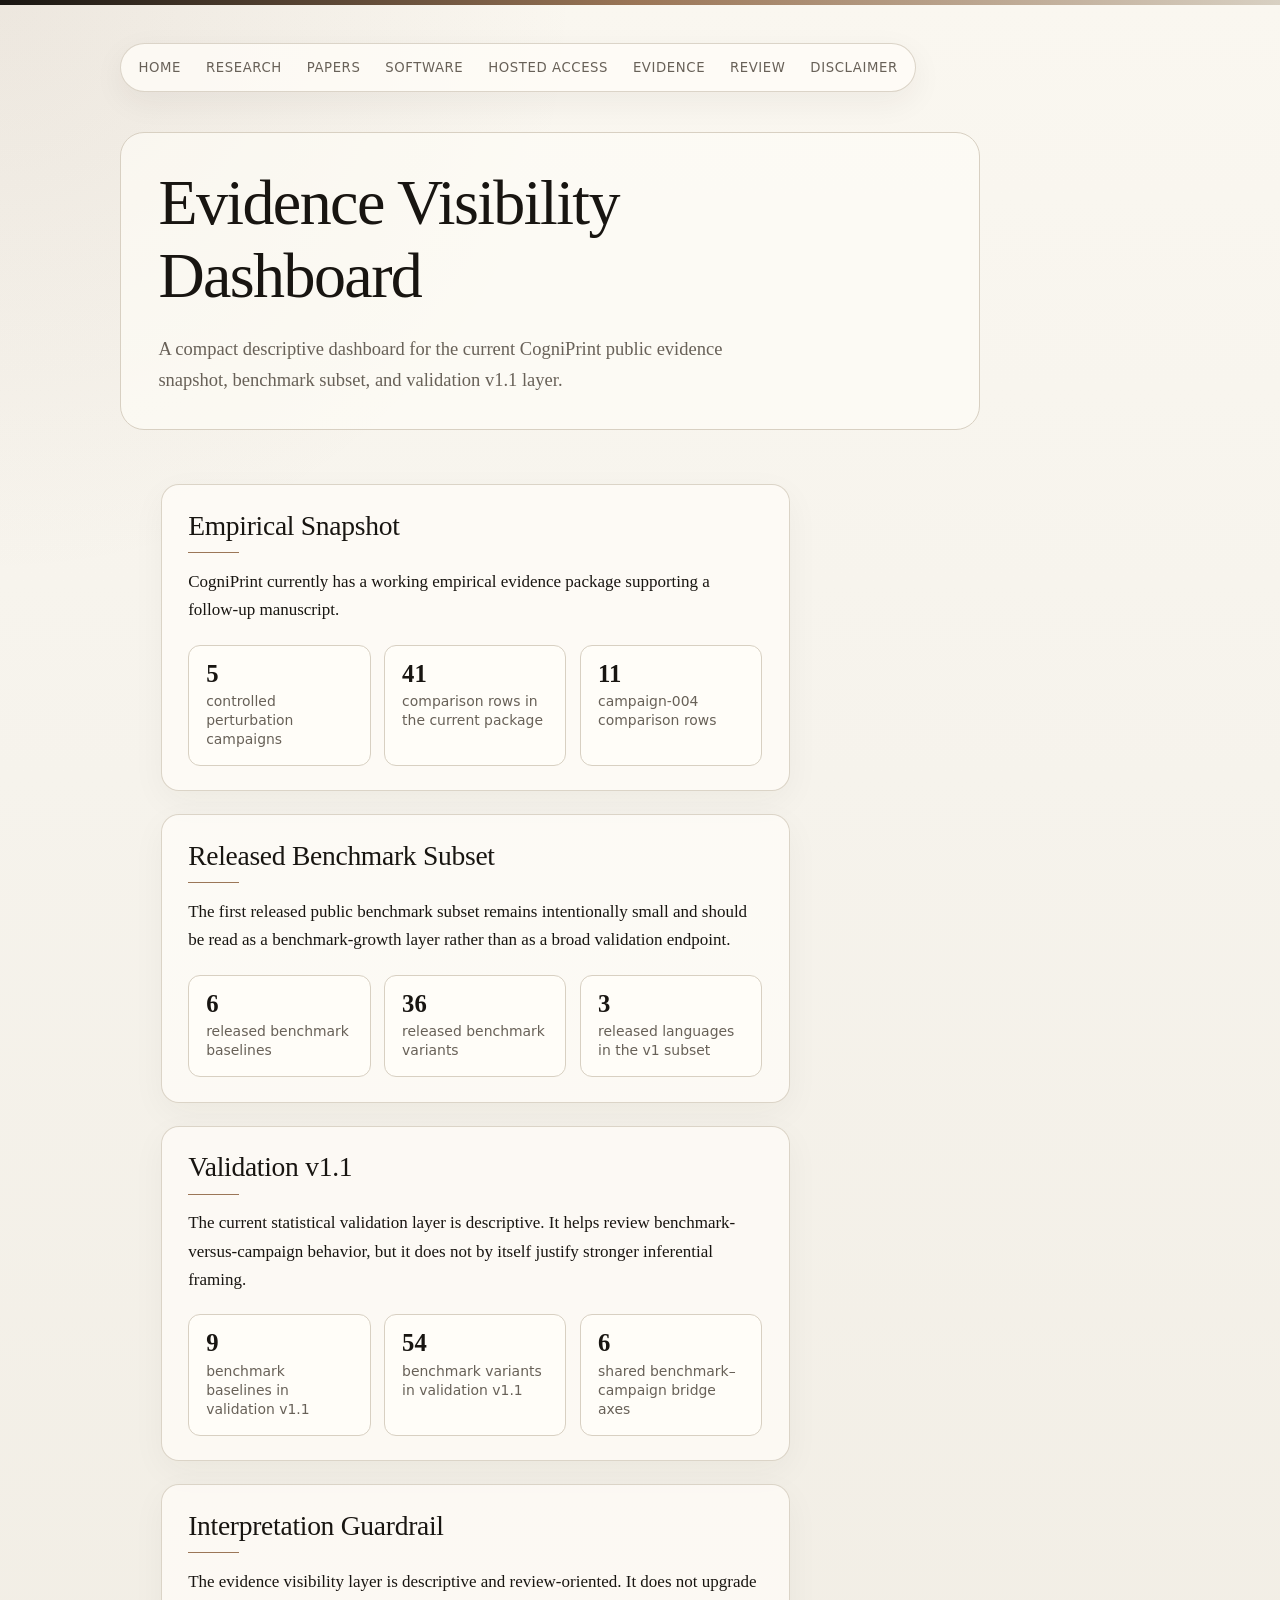
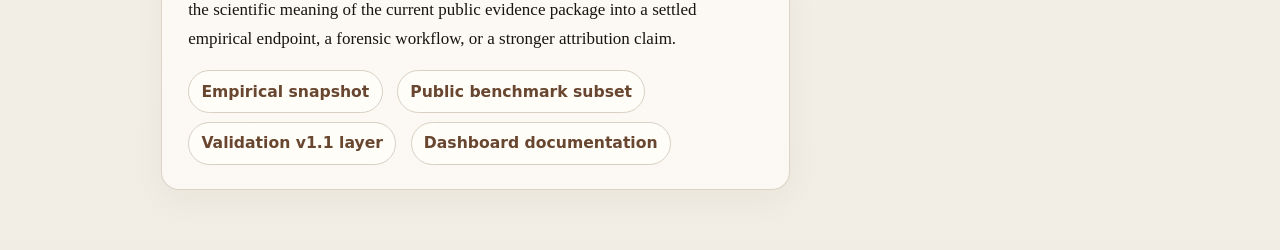
<file: evidence/dashboard.html>
<!DOCTYPE html>
<html lang="en">
<head>
  <meta charset="UTF-8">
  <meta name="viewport" content="width=device-width, initial-scale=1.0">
  <title>Evidence Visibility Dashboard – CogniPrint</title>
  <meta name="description" content="A compact visibility dashboard for the current CogniPrint evidence snapshot, public benchmark subset, and descriptive validation layer.">
  <link rel="stylesheet" href="/styles.css">
</head>
<body>
  <div class="page">
    <nav>
      <a href="/">Home</a>
      <a href="/research.html">Research</a>
      <a href="/papers/">Papers</a>
      <a href="/software/">Software</a>
      <a href="/pricing/">Hosted Access</a>
      <a href="/evidence/">Evidence</a>
      <a href="/review/">Review</a>
      <a href="/disclaimer/">Disclaimer</a>
    </nav>

    <header class="page-header">
      <h1>Evidence Visibility Dashboard</h1>
      <p class="lede">A compact descriptive dashboard for the current CogniPrint public evidence snapshot, benchmark subset, and validation v1.1 layer.</p>
    </header>

    <main>
      <section>
        <h2>Empirical Snapshot</h2>
        <p>CogniPrint currently has a working empirical evidence package supporting a follow-up manuscript.</p>
        <div class="evidence-stats" aria-label="Empirical snapshot counts">
          <div class="evidence-stat"><strong>5</strong><span>controlled perturbation campaigns</span></div>
          <div class="evidence-stat"><strong>41</strong><span>comparison rows in the current package</span></div>
          <div class="evidence-stat"><strong>11</strong><span>campaign-004 comparison rows</span></div>
        </div>
      </section>

      <section>
        <h2>Released Benchmark Subset</h2>
        <p>The first released public benchmark subset remains intentionally small and should be read as a benchmark-growth layer rather than as a broad validation endpoint.</p>
        <div class="evidence-stats" aria-label="Benchmark subset counts">
          <div class="evidence-stat"><strong>6</strong><span>released benchmark baselines</span></div>
          <div class="evidence-stat"><strong>36</strong><span>released benchmark variants</span></div>
          <div class="evidence-stat"><strong>3</strong><span>released languages in the v1 subset</span></div>
        </div>
      </section>

      <section>
        <h2>Validation v1.1</h2>
        <p>The current statistical validation layer is descriptive. It helps review benchmark-versus-campaign behavior, but it does not by itself justify stronger inferential framing.</p>
        <div class="evidence-stats" aria-label="Validation coverage counts">
          <div class="evidence-stat"><strong>9</strong><span>benchmark baselines in validation v1.1</span></div>
          <div class="evidence-stat"><strong>54</strong><span>benchmark variants in validation v1.1</span></div>
          <div class="evidence-stat"><strong>6</strong><span>shared benchmark–campaign bridge axes</span></div>
        </div>
      </section>

      <section>
        <h2>Interpretation Guardrail</h2>
        <p>The evidence visibility layer is descriptive and review-oriented. It does not upgrade the scientific meaning of the current public evidence package into a settled empirical endpoint, a forensic workflow, or a stronger attribution claim.</p>
        <div class="review-actions">
          <a href="https://github.com/TakoVHS/CogniPrint/tree/main/evidence/empirical-v1">Empirical snapshot</a>
          <a href="https://github.com/TakoVHS/CogniPrint/tree/main/evidence/public-benchmark-v1">Public benchmark subset</a>
          <a href="https://github.com/TakoVHS/CogniPrint/tree/main/evidence/statistical-validation-v1">Validation v1.1 layer</a>
          <a href="https://github.com/TakoVHS/CogniPrint/blob/main/docs/evidence-visibility-dashboard.md">Dashboard documentation</a>
        </div>
      </section>
    </main>
  </div>
</body>
</html>
</file>
<file: styles.css>
:root {
  color-scheme: light;
  --paper: #f6f3ec;
  --surface: #fffdf8;
  --surface-soft: #fbf8f0;
  --ink: #181511;
  --muted: #686158;
  --muted-2: #857c70;
  --rule: #d8d0c2;
  --rule-strong: #bdb2a1;
  --accent: #68462f;
  --accent-soft: #eee4d8;
  --accent-line: #9b7657;
  --measure: 74ch;
  --wide: 1040px;
  --radius: 18px;
  --shadow: 0 18px 55px rgba(55, 42, 29, 0.08);
}

* {
  box-sizing: border-box;
}

html {
  font-size: 17px;
  scroll-behavior: smooth;
}

body {
  margin: 0;
  background:
    radial-gradient(circle at top left, rgba(104, 70, 47, 0.09), transparent 34rem),
    linear-gradient(180deg, #faf7f0 0%, var(--paper) 42%, #f1ede4 100%);
  color: var(--ink);
  font-family: Georgia, "Times New Roman", Times, serif;
  line-height: 1.68;
  text-rendering: optimizeLegibility;
}

body::before {
  content: "";
  display: block;
  height: 5px;
  background: linear-gradient(90deg, var(--ink), var(--accent-line), var(--rule));
}

.container,
.page {
  width: min(100% - 2rem, var(--wide));
  margin: 0 auto;
  padding: 2.25rem 0 3.5rem;
}

nav {
  display: flex;
  flex-wrap: wrap;
  gap: 0.45rem 0.9rem;
  align-items: center;
  width: fit-content;
  max-width: 100%;
  padding: 0.55rem 0.75rem;
  margin-bottom: 2.35rem;
  border: 1px solid rgba(216, 208, 194, 0.9);
  border-radius: 999px;
  background: rgba(255, 253, 248, 0.78);
  box-shadow: 0 10px 32px rgba(55, 42, 29, 0.06);
  font-family: ui-sans-serif, system-ui, -apple-system, BlinkMacSystemFont, "Segoe UI", sans-serif;
  font-size: 0.78rem;
  letter-spacing: 0.045em;
  text-transform: uppercase;
}

nav a {
  color: var(--muted);
  text-decoration: none;
  padding: 0.18rem 0.28rem;
  border-radius: 999px;
}

nav a:hover,
nav a:focus {
  color: var(--ink);
  background: var(--accent-soft);
  text-decoration: none;
}

.site-header,
.page-header {
  max-width: 860px;
  margin-bottom: 3.2rem;
}

.site-header {
  padding: 2.25rem 2.4rem;
  border: 1px solid var(--rule);
  border-radius: calc(var(--radius) + 8px);
  background: rgba(255, 253, 248, 0.72);
  box-shadow: var(--shadow);
}

.page-header {
  padding: 2rem 2.2rem;
  border: 1px solid var(--rule);
  border-radius: calc(var(--radius) + 6px);
  background: rgba(255, 253, 248, 0.64);
}

main {
  max-width: var(--measure);
}

.container main,
.page main {
  margin-left: 0;
}

section,
.paper {
  margin-top: 1.35rem;
  padding: 1.45rem 1.55rem;
  border: 1px solid rgba(216, 208, 194, 0.9);
  border-radius: var(--radius);
  background: rgba(255, 253, 248, 0.72);
  box-shadow: 0 10px 34px rgba(55, 42, 29, 0.045);
}

section:first-child,
.paper:first-child {
  margin-top: 0;
}

h1,
h2,
h3 {
  margin: 0;
  font-weight: 400;
  line-height: 1.14;
}

h1 {
  max-width: 15ch;
  margin-bottom: 1.15rem;
  font-size: clamp(2.45rem, 6.8vw, 5.15rem);
  letter-spacing: -0.025em;
}

.page-header h1 {
  max-width: 18ch;
  font-size: clamp(2.1rem, 5vw, 3.9rem);
}

h2 {
  margin-top: 0;
  padding-top: 0;
  border-top: 0;
  font-size: clamp(1.22rem, 2.6vw, 1.62rem);
  letter-spacing: -0.01em;
}

h2::after {
  content: "";
  display: block;
  width: 3rem;
  height: 1px;
  margin-top: 0.65rem;
  background: var(--accent-line);
}

h3 {
  margin-top: 1.1rem;
  font-size: 1.12rem;
}

p,
li {
  font-size: 1rem;
}

p {
  margin: 0.85rem 0 0;
}

ul {
  margin: 0.9rem 0 0;
  padding-left: 1.25rem;
}

li + li {
  margin-top: 0.45rem;
}

a {
  color: var(--accent);
  text-decoration-thickness: 1px;
  text-underline-offset: 0.18em;
}

a:hover,
a:focus {
  color: var(--ink);
}

strong {
  font-weight: 600;
}

code {
  padding: 0.08rem 0.25rem;
  border: 1px solid rgba(216, 208, 194, 0.85);
  border-radius: 6px;
  background: var(--surface-soft);
  font-size: 0.9em;
}

.meta {
  display: grid;
  gap: 0.28rem;
  margin-top: 1.35rem;
  color: var(--muted);
}

.meta p {
  margin-top: 0;
}

.lede {
  max-width: 66ch;
  color: var(--muted);
  font-size: 1.09rem;
}

.paper-title {
  font-size: 1.22rem;
}

.paper-links,
.review-actions {
  display: flex;
  flex-wrap: wrap;
  gap: 0.55rem 0.85rem;
  align-items: baseline;
  margin-top: 1rem;
  font-family: ui-sans-serif, system-ui, -apple-system, BlinkMacSystemFont, "Segoe UI", sans-serif;
  font-size: 0.92rem;
}

.paper-links a,
.citation-box a,
.review-actions a {
  font-weight: 600;
}

.review-actions a {
  display: inline-flex;
  align-items: center;
  min-height: 2.25rem;
  padding: 0.42rem 0.72rem;
  border: 1px solid var(--rule);
  border-radius: 999px;
  background: var(--surface);
  text-decoration: none;
}

.review-actions a:hover,
.review-actions a:focus {
  border-color: var(--accent-line);
  background: var(--accent-soft);
}

.evidence-stats {
  display: grid;
  grid-template-columns: repeat(3, minmax(0, 1fr));
  gap: 0.8rem;
  margin-top: 1.15rem;
}

.evidence-stat {
  padding: 0.95rem 1rem;
  border: 1px solid var(--rule);
  border-radius: calc(var(--radius) - 6px);
  background: var(--surface);
}

.evidence-stat strong {
  display: block;
  font-size: 1.45rem;
  line-height: 1;
}

.evidence-stat span {
  display: block;
  margin-top: 0.35rem;
  color: var(--muted);
  font-family: ui-sans-serif, system-ui, -apple-system, BlinkMacSystemFont, "Segoe UI", sans-serif;
  font-size: 0.82rem;
  line-height: 1.35;
}

.status {
  color: var(--muted-2);
}

.citation-box {
  margin-top: 1.15rem;
  padding: 1rem 1.05rem;
  border: 1px solid var(--rule);
  border-radius: calc(var(--radius) - 6px);
  background: var(--surface);
}

.citation-box p:first-child {
  margin-top: 0;
}

.citation-text,
.codeish {
  font-family: ui-monospace, SFMono-Regular, Menlo, Monaco, Consolas, "Liberation Mono", monospace;
  font-size: 0.9rem;
  line-height: 1.55;
  overflow-wrap: anywhere;
}

.inline-meta {
  display: flex;
  flex-wrap: wrap;
  gap: 0.4rem 0.8rem;
  margin-top: 0.9rem;
  color: var(--muted);
  font-family: ui-sans-serif, system-ui, -apple-system, BlinkMacSystemFont, "Segoe UI", sans-serif;
  font-size: 0.9rem;
}

.small,
footer {
  color: var(--muted);
  font-size: 0.92rem;
}

hr {
  max-width: var(--measure);
  margin: 3rem 0 1.35rem;
  border: 0;
  border-top: 1px solid var(--rule);
}

footer {
  max-width: var(--measure);
  padding: 0 0.25rem;
}

@media (min-width: 980px) {
  .container main,
  .page main,
  footer,
  hr {
    margin-left: 2.4rem;
  }
}

@media (max-width: 640px) {
  html {
    font-size: 16px;
  }

  .container,
  .page {
    width: min(100% - 1.15rem, var(--wide));
    padding-top: 1rem;
  }

  nav {
    gap: 0.25rem 0.45rem;
    width: 100%;
    margin-bottom: 1.25rem;
    border-radius: 16px;
    font-size: 0.74rem;
  }

  .site-header,
  .page-header,
  section,
  .paper {
    padding: 1.1rem 1rem;
    border-radius: 16px;
  }

  h1 {
    max-width: 12ch;
  }

  .citation-box {
    padding: 0.85rem 0.9rem;
  }

  .evidence-stats {
    grid-template-columns: 1fr;
  }
}
</file>
